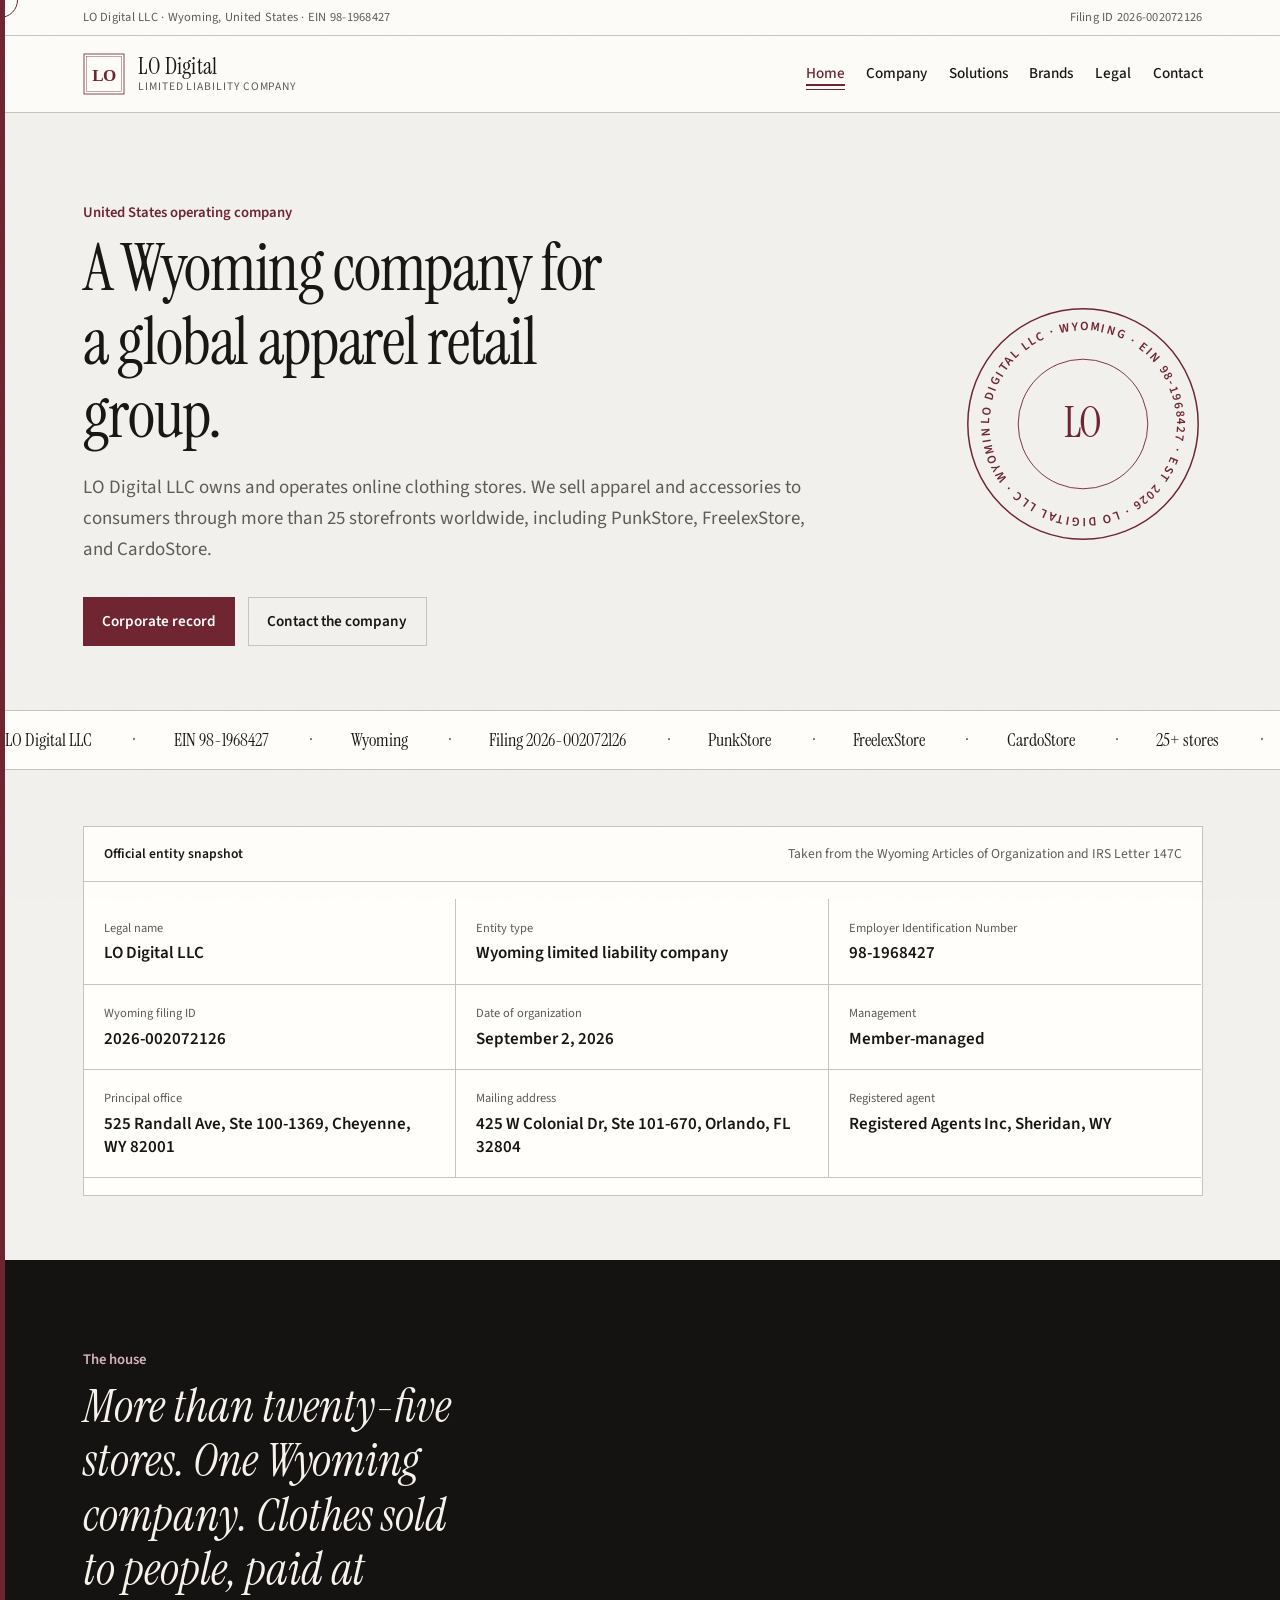
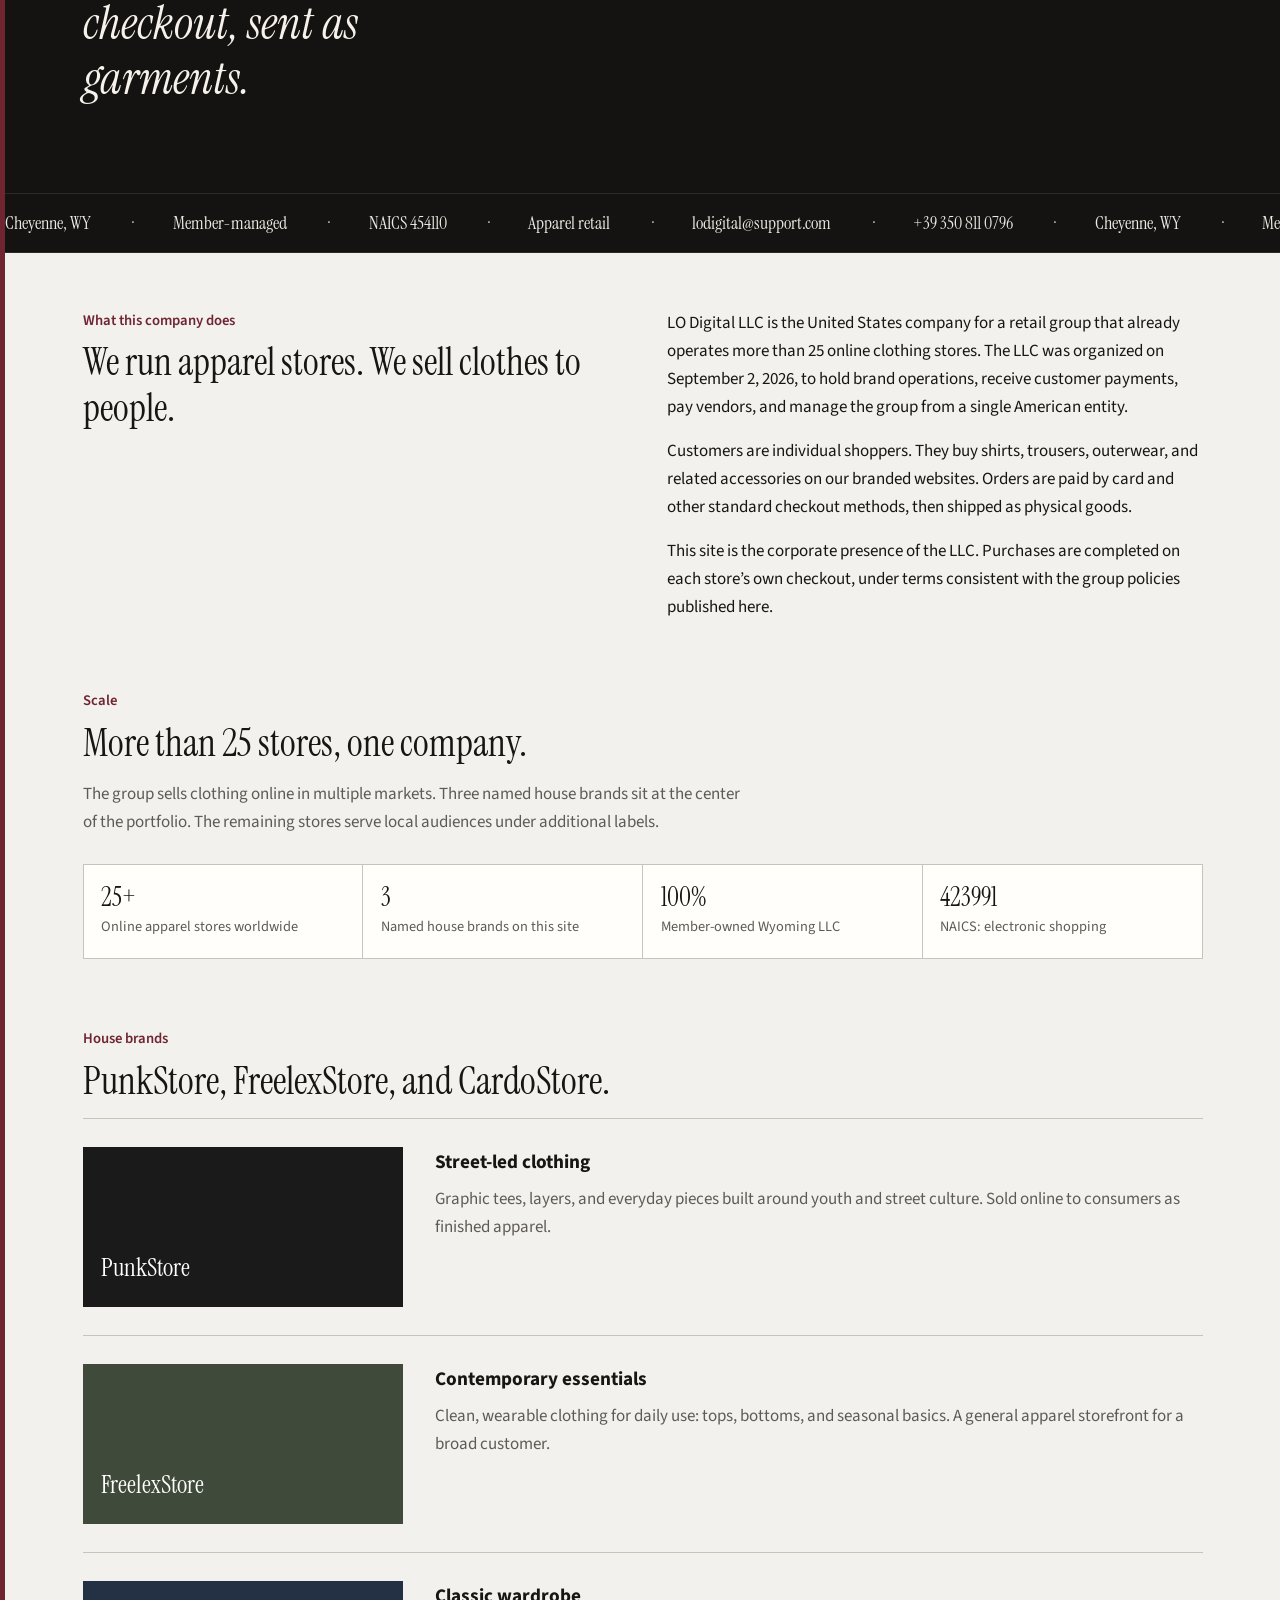
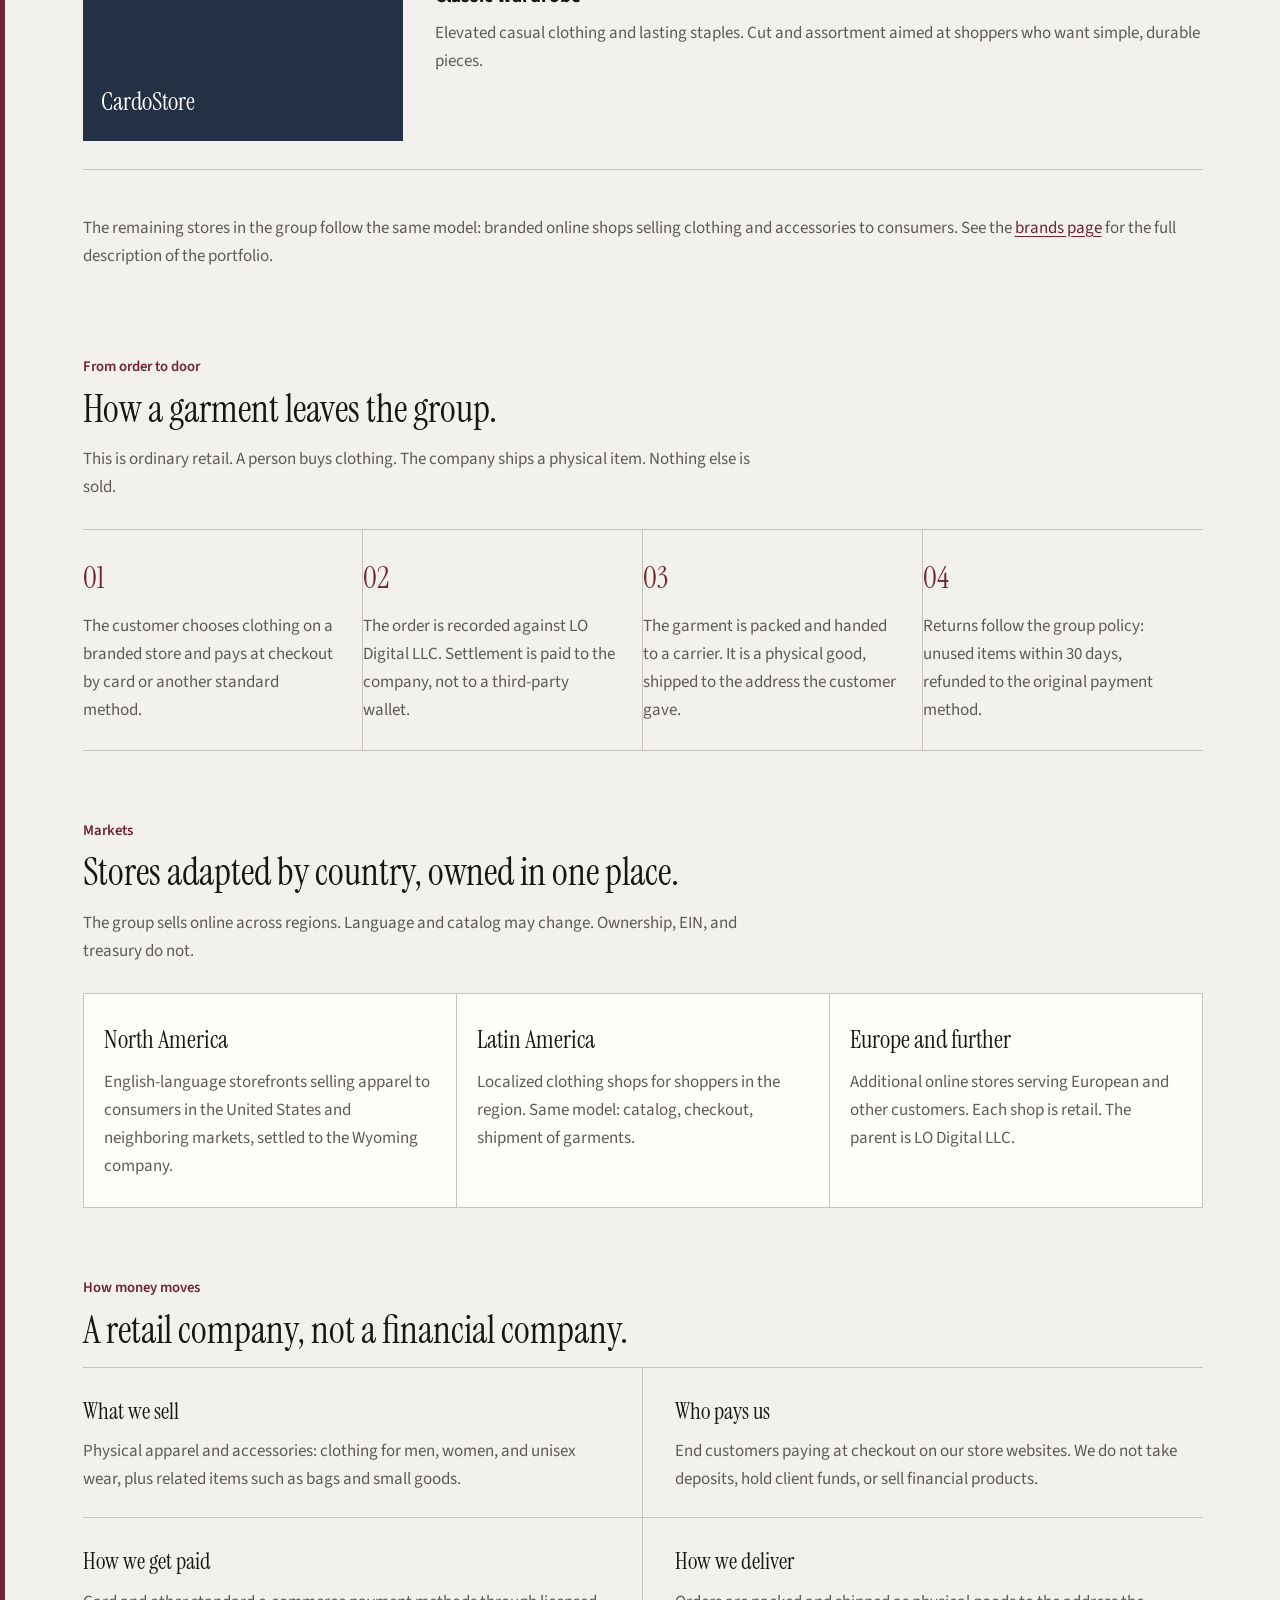
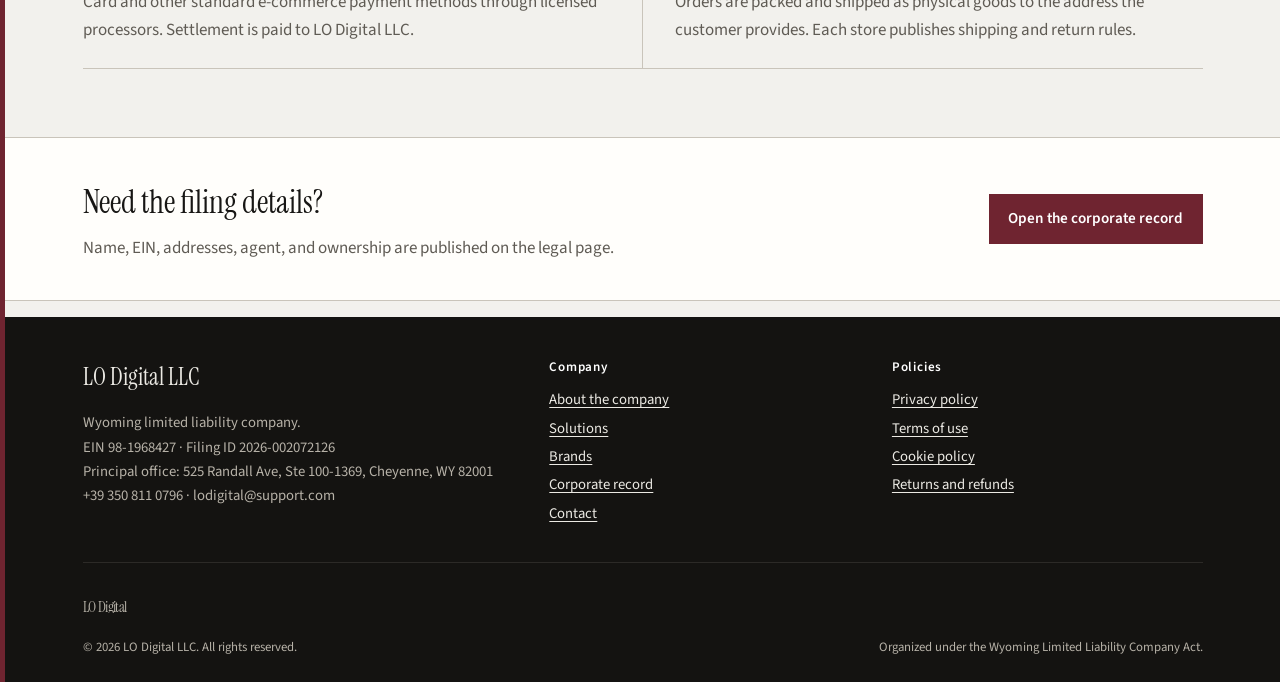
<file: index.html>
<!DOCTYPE html>
<html lang="en">
<head>
  <meta charset="utf-8">
  <meta name="viewport" content="width=device-width, initial-scale=1">
  <title>LO Digital LLC | United States apparel retail group</title>
  <meta name="description" content="LO Digital LLC is a Wyoming limited liability company that operates a portfolio of apparel e-commerce brands, with more than 25 stores worldwide. Official corporate site.">
  <link rel="icon" href="assets/favicon.svg" type="image/svg+xml">
  <link rel="canonical" href="https://www.lodigitalsolutions-official.com/">
  <link rel="stylesheet" href="css/styles.css">
  <script>
    document.documentElement.classList.add("js");
    try { if (!sessionStorage.getItem("lo-intro")) document.documentElement.classList.add("await-intro"); } catch (e) {}
  </script>
  <meta property="og:title" content="LO Digital LLC">
  <meta property="og:description" content="Wyoming limited liability company operating apparel retail stores worldwide.">
  <meta property="og:type" content="website">
  <script type="application/ld+json">
  {
    "@context": "https://schema.org",
    "@type": "Organization",
    "name": "LO Digital LLC",
    "legalName": "LO Digital LLC",
    "url": "https://www.lodigitalsolutions-official.com/",
    "email": "lodigital@support.com",
    "telephone": "+39-350-811-0796",
    "taxID": "98-1968427",
    "foundingDate": "2026-09-02",
    "address": {
      "@type": "PostalAddress",
      "streetAddress": "525 Randall Ave, Ste 100-1369",
      "addressLocality": "Cheyenne",
      "addressRegion": "WY",
      "postalCode": "82001",
      "addressCountry": "US"
    },
    "areaServed": "Worldwide",
    "naics": "454110",
    "description": "United States company that owns and operates online apparel retail brands, selling clothing and accessories to consumers through more than 25 stores worldwide."
  }
  </script>
</head>
<body>
  <div class="curtain" aria-hidden="true"><p>LO Digital</p><span>Limited Liability Company</span></div>
  <a class="skip" href="#main">Skip to content</a>
  <header class="mast">
    <div class="mast-legal">
      <div class="wrap">
        <span>LO Digital LLC · Wyoming, United States · EIN 98-1968427</span>
        <span>Filing ID 2026-002072126</span>
      </div>
    </div>
    <div class="wrap mast-row">
      <a class="brand" href="index.html">
        <img src="assets/mark.svg" alt="">
        <span class="brand-name">
          <strong>LO Digital</strong>
          <span>LIMITED LIABILITY COMPANY</span>
        </span>
      </a>
      <input class="nav-toggle" type="checkbox" id="nav-toggle">
      <label class="nav-burger" for="nav-toggle">Menu</label>
      <nav class="nav" aria-label="Primary">
        <a href="index.html" aria-current="page">Home</a>
        <a href="company.html">Company</a>
        <a href="solutions.html">Solutions</a>
        <a href="brands.html">Brands</a>
        <a href="legal.html">Legal</a>
        <a href="contact.html">Contact</a>
      </nav>
    </div>
  </header>

  <main id="main">
    <section class="hero">
      <div class="wrap hero-grid">
        <div class="hero-copy reveal">
          <p class="kicker">United States operating company</p>
          <h1>A Wyoming company for a global apparel retail group.</h1>
          <p class="lede">LO Digital LLC owns and operates online clothing stores. We sell apparel and accessories to consumers through more than 25 storefronts worldwide, including PunkStore, FreelexStore, and CardoStore.</p>
          <div class="hero-actions">
            <a class="btn" href="legal.html">Corporate record</a>
            <a class="btn ghost" href="contact.html">Contact the company</a>
          </div>
        </div>
        <aside class="stamp reveal" aria-hidden="true">
          <svg viewBox="0 0 200 200">
            <defs>
              <path id="stamp-path" d="M100,100 m-78,0 a78,78 0 1,1 156,0 a78,78 0 1,1 -156,0"></path>
            </defs>
            <circle class="stamp-ring" cx="100" cy="100" r="96"></circle>
            <circle class="stamp-ring inner" cx="100" cy="100" r="54"></circle>
            <text class="stamp-text">
              <textPath href="#stamp-path" startOffset="0">LO DIGITAL LLC · WYOMING · EIN 98-1968427 · EST 2026 · LO DIGITAL LLC · WYOMING · EIN 98-1968427 · EST 2026 ·</textPath>
            </text>
          </svg>
          <span class="stamp-core">LO</span>
        </aside>
      </div>
    </section>

    <div class="marquee" aria-hidden="true">
      <div class="marquee-track">
        <span>LO Digital LLC</span><span>EIN 98-1968427</span><span>Wyoming</span><span>Filing 2026-002072126</span><span>PunkStore</span><span>FreelexStore</span><span>CardoStore</span><span>25+ stores</span>
        <span>LO Digital LLC</span><span>EIN 98-1968427</span><span>Wyoming</span><span>Filing 2026-002072126</span><span>PunkStore</span><span>FreelexStore</span><span>CardoStore</span><span>25+ stores</span>
      </div>
    </div>

    <div class="wrap">
      <section class="ledger reveal" aria-label="Company facts">
        <div class="ledger-head">
          <b>Official entity snapshot</b>
          <span>Taken from the Wyoming Articles of Organization and IRS Letter 147C</span>
        </div>
        <dl class="ledger-grid">
          <div><dt>Legal name</dt><dd>LO Digital LLC</dd></div>
          <div><dt>Entity type</dt><dd>Wyoming limited liability company</dd></div>
          <div><dt>Employer Identification Number</dt><dd>98-1968427</dd></div>
          <div><dt>Wyoming filing ID</dt><dd>2026-002072126</dd></div>
          <div><dt>Date of organization</dt><dd>September 2, 2026</dd></div>
          <div><dt>Management</dt><dd>Member-managed</dd></div>
          <div><dt>Principal office</dt><dd>525 Randall Ave, Ste 100-1369, Cheyenne, WY 82001</dd></div>
          <div><dt>Mailing address</dt><dd>425 W Colonial Dr, Ste 101-670, Orlando, FL 32804</dd></div>
          <div><dt>Registered agent</dt><dd>Registered Agents Inc, Sheridan, WY</dd></div>
        </dl>
      </section>
    </div>

    <section class="statement">
      <div class="statement-inner wrap">
        <p class="kicker">The house</p>
        <blockquote>More than twenty-five stores. One Wyoming company. Clothes sold to people, paid at checkout, sent as garments.</blockquote>
      </div>
    </section>

    <div class="marquee marquee-rev" aria-hidden="true">
      <div class="marquee-track">
        <span>Cheyenne, WY</span><span>Member-managed</span><span>NAICS 454110</span><span>Apparel retail</span><span>lodigital@support.com</span><span>+39 350 811 0796</span>
        <span>Cheyenne, WY</span><span>Member-managed</span><span>NAICS 454110</span><span>Apparel retail</span><span>lodigital@support.com</span><span>+39 350 811 0796</span>
      </div>
    </div>

    <section class="section">
      <div class="wrap split reveal">
        <div>
          <p class="kicker">What this company does</p>
          <h2>We run apparel stores. We sell clothes to people.</h2>
        </div>
        <div class="prose">
          <p>LO Digital LLC is the United States company for a retail group that already operates more than 25 online clothing stores. The LLC was organized on September 2, 2026, to hold brand operations, receive customer payments, pay vendors, and manage the group from a single American entity.</p>
          <p>Customers are individual shoppers. They buy shirts, trousers, outerwear, and related accessories on our branded websites. Orders are paid by card and other standard checkout methods, then shipped as physical goods.</p>
          <p>This site is the corporate presence of the LLC. Purchases are completed on each store’s own checkout, under terms consistent with the group policies published here.</p>
        </div>
      </div>
    </section>

    <section class="section">
      <div class="wrap">
        <p class="kicker">Scale</p>
        <h2>More than 25 stores, one company.</h2>
        <p class="intro">The group sells clothing online in multiple markets. Three named house brands sit at the center of the portfolio. The remaining stores serve local audiences under additional labels.</p>
        <div class="presence reveal">
          <div><strong data-count="25" data-suffix="+">0</strong><span>Online apparel stores worldwide</span></div>
          <div><strong data-count="3">0</strong><span>Named house brands on this site</span></div>
          <div><strong data-count="100" data-suffix="%">0%</strong><span>Member-owned Wyoming LLC</span></div>
          <div><strong data-count="454110">0</strong><span>NAICS: electronic shopping</span></div>
        </div>
      </div>
    </section>

    <section class="section">
      <div class="wrap">
        <p class="kicker">House brands</p>
        <h2>PunkStore, FreelexStore, and CardoStore.</h2>
        <article class="brand-row reveal">
          <div class="brand-plate punk">PunkStore</div>
          <div class="brand-copy">
            <h3>Street-led clothing</h3>
            <p>Graphic tees, layers, and everyday pieces built around youth and street culture. Sold online to consumers as finished apparel.</p>
          </div>
        </article>
        <article class="brand-row reveal">
          <div class="brand-plate freelex">FreelexStore</div>
          <div class="brand-copy">
            <h3>Contemporary essentials</h3>
            <p>Clean, wearable clothing for daily use: tops, bottoms, and seasonal basics. A general apparel storefront for a broad customer.</p>
          </div>
        </article>
        <article class="brand-row reveal">
          <div class="brand-plate cardo">CardoStore</div>
          <div class="brand-copy">
            <h3>Classic wardrobe</h3>
            <p>Elevated casual clothing and lasting staples. Cut and assortment aimed at shoppers who want simple, durable pieces.</p>
          </div>
        </article>
        <p class="more-stores">The remaining stores in the group follow the same model: branded online shops selling clothing and accessories to consumers. See the <a href="brands.html">brands page</a> for the full description of the portfolio.</p>
      </div>
    </section>

    <section class="section">
      <div class="wrap">
        <p class="kicker">From order to door</p>
        <h2>How a garment leaves the group.</h2>
        <p class="intro">This is ordinary retail. A person buys clothing. The company ships a physical item. Nothing else is sold.</p>
        <ol class="steps reveal">
          <li>
            <b>01</b>
            <p>The customer chooses clothing on a branded store and pays at checkout by card or another standard method.</p>
          </li>
          <li>
            <b>02</b>
            <p>The order is recorded against LO Digital LLC. Settlement is paid to the company, not to a third-party wallet.</p>
          </li>
          <li>
            <b>03</b>
            <p>The garment is packed and handed to a carrier. It is a physical good, shipped to the address the customer gave.</p>
          </li>
          <li>
            <b>04</b>
            <p>Returns follow the group policy: unused items within 30 days, refunded to the original payment method.</p>
          </li>
        </ol>
      </div>
    </section>

    <section class="section">
      <div class="wrap">
        <p class="kicker">Markets</p>
        <h2>Stores adapted by country, owned in one place.</h2>
        <p class="intro">The group sells online across regions. Language and catalog may change. Ownership, EIN, and treasury do not.</p>
        <div class="atlas reveal">
          <article>
            <h3>North America</h3>
            <p>English-language storefronts selling apparel to consumers in the United States and neighboring markets, settled to the Wyoming company.</p>
          </article>
          <article>
            <h3>Latin America</h3>
            <p>Localized clothing shops for shoppers in the region. Same model: catalog, checkout, shipment of garments.</p>
          </article>
          <article>
            <h3>Europe and further</h3>
            <p>Additional online stores serving European and other customers. Each shop is retail. The parent is LO Digital LLC.</p>
          </article>
        </div>
      </div>
    </section>

    <section class="section">
      <div class="wrap">
        <p class="kicker">How money moves</p>
        <h2>A retail company, not a financial company.</h2>
        <div class="solutions">
          <article>
            <h3>What we sell</h3>
            <p>Physical apparel and accessories: clothing for men, women, and unisex wear, plus related items such as bags and small goods.</p>
          </article>
          <article>
            <h3>Who pays us</h3>
            <p>End customers paying at checkout on our store websites. We do not take deposits, hold client funds, or sell financial products.</p>
          </article>
          <article>
            <h3>How we get paid</h3>
            <p>Card and other standard e-commerce payment methods through licensed processors. Settlement is paid to LO Digital LLC.</p>
          </article>
          <article>
            <h3>How we deliver</h3>
            <p>Orders are packed and shipped as physical goods to the address the customer provides. Each store publishes shipping and return rules.</p>
          </article>
        </div>
      </div>
    </section>

    <section class="cta-band">
      <div class="wrap">
        <div>
          <h2>Need the filing details?</h2>
          <p>Name, EIN, addresses, agent, and ownership are published on the legal page.</p>
        </div>
        <a class="btn" href="legal.html">Open the corporate record</a>
      </div>
    </section>
  </main>

  <footer class="foot">
    <div class="wrap">
      <div class="foot-grid">
        <div>
          <h2>LO Digital LLC</h2>
          <p>Wyoming limited liability company.<br>EIN 98-1968427 · Filing ID 2026-002072126<br>Principal office: 525 Randall Ave, Ste 100-1369, Cheyenne, WY 82001<br>+39 350 811 0796 · lodigital@support.com</p>
        </div>
        <div>
          <h3>Company</h3>
          <ul>
            <li><a href="company.html">About the company</a></li>
            <li><a href="solutions.html">Solutions</a></li>
            <li><a href="brands.html">Brands</a></li>
            <li><a href="legal.html">Corporate record</a></li>
            <li><a href="contact.html">Contact</a></li>
          </ul>
        </div>
        <div>
          <h3>Policies</h3>
          <ul>
            <li><a href="privacy.html">Privacy policy</a></li>
            <li><a href="terms.html">Terms of use</a></li>
            <li><a href="cookies.html">Cookie policy</a></li>
            <li><a href="returns.html">Returns and refunds</a></li>
          </ul>
        </div>
      </div>
      <p class="foot-mark" aria-hidden="true">LO Digital</p>
      <div class="foot-legal">
        <span>© 2026 LO Digital LLC. All rights reserved.</span>
        <span>Organized under the Wyoming Limited Liability Company Act.</span>
      </div>
    </div>
  </footer>
  <script src="js/main.js"></script>
</body>
</html>
</file>
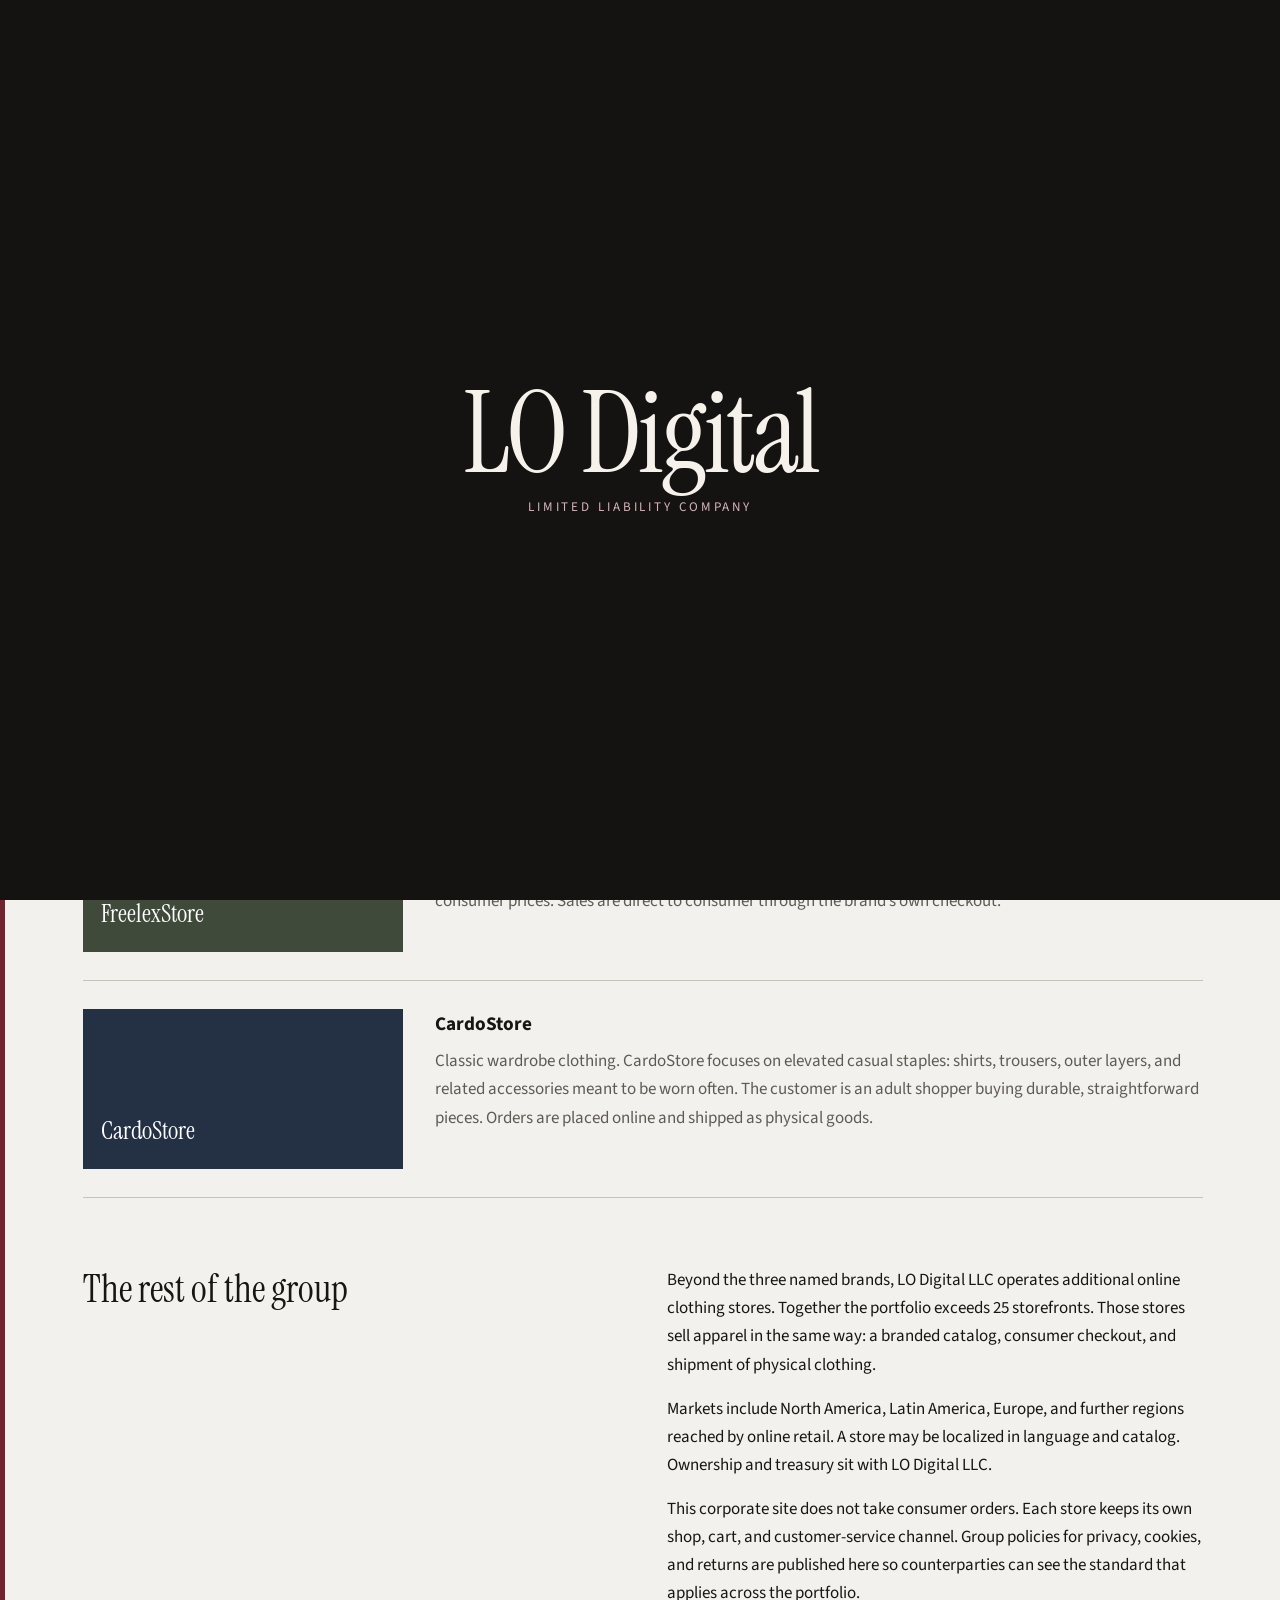
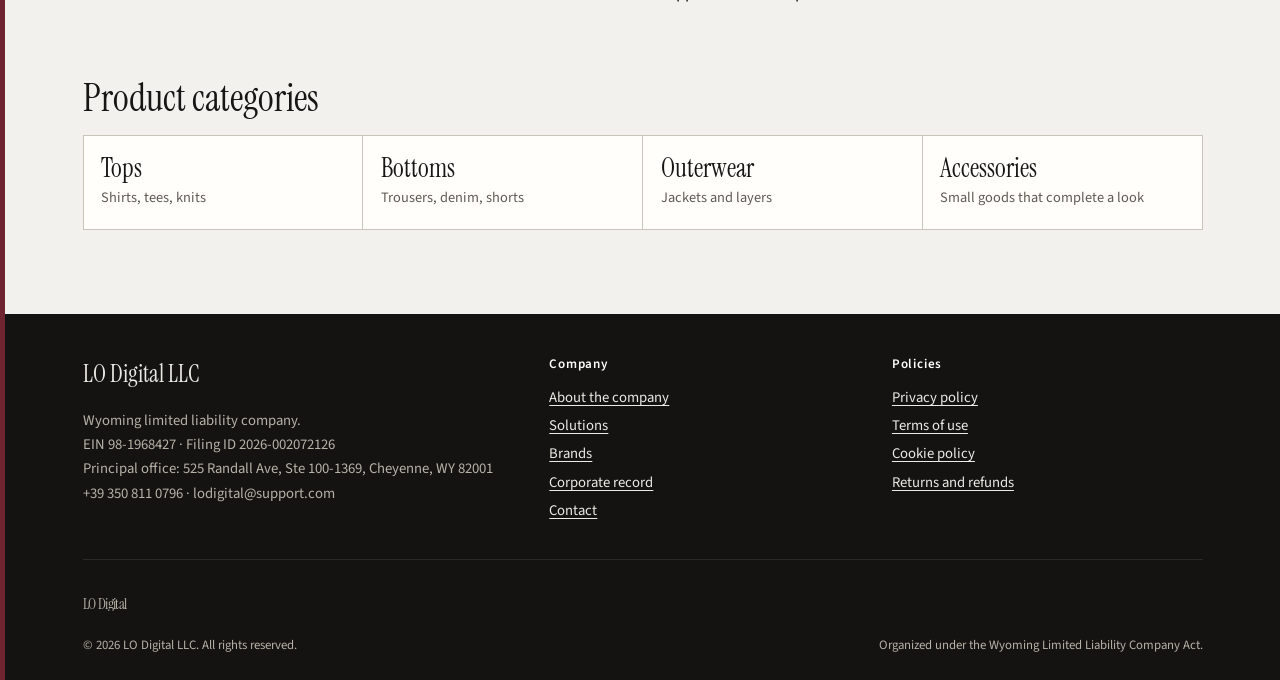
<file: brands.html>
<!DOCTYPE html>
<html lang="en">
<head>
  <meta charset="utf-8">
  <meta name="viewport" content="width=device-width, initial-scale=1">
  <title>Brands | LO Digital LLC</title>
  <meta name="description" content="LO Digital LLC operates more than 25 apparel stores worldwide. Named house brands: PunkStore, FreelexStore, and CardoStore.">
  <link rel="icon" href="assets/favicon.svg" type="image/svg+xml">
  <link rel="stylesheet" href="css/styles.css">
  <script>
    document.documentElement.classList.add("js");
    try { if (!sessionStorage.getItem("lo-intro")) document.documentElement.classList.add("await-intro"); } catch (e) {}
  </script>
</head>
<body>
  <div class="curtain" aria-hidden="true"><p>LO Digital</p><span>Limited Liability Company</span></div>
  <a class="skip" href="#main">Skip to content</a>
  <header class="mast">
    <div class="mast-legal">
      <div class="wrap">
        <span>LO Digital LLC · Wyoming, United States · EIN 98-1968427</span>
        <span>Filing ID 2026-002072126</span>
      </div>
    </div>
    <div class="wrap mast-row">
      <a class="brand" href="index.html">
        <img src="assets/mark.svg" alt="">
        <span class="brand-name">
          <strong>LO Digital</strong>
          <span>LIMITED LIABILITY COMPANY</span>
        </span>
      </a>
      <input class="nav-toggle" type="checkbox" id="nav-toggle">
      <label class="nav-burger" for="nav-toggle">Menu</label>
      <nav class="nav" aria-label="Primary">
        <a href="index.html">Home</a>
        <a href="company.html">Company</a>
        <a href="solutions.html">Solutions</a>
        <a href="brands.html" aria-current="page">Brands</a>
        <a href="legal.html">Legal</a>
        <a href="contact.html">Contact</a>
      </nav>
    </div>
  </header>

  <main id="main">
    <section class="page-hero">
      <div class="wrap reveal">
        <p class="kicker">Brands</p>
        <h1>More than 25 clothing stores, under one LLC.</h1>
        <p>The group sells apparel online. Three house brands are named here because they are the stores we can identify in full. The other storefronts follow the same retail model in their own markets.</p>
      </div>
    </section>

    <div class="marquee" aria-hidden="true">
      <div class="marquee-track">
        <span>PunkStore</span><span>FreelexStore</span><span>CardoStore</span><span>25+ stores worldwide</span><span>Apparel</span><span>Direct to consumer</span>
        <span>PunkStore</span><span>FreelexStore</span><span>CardoStore</span><span>25+ stores worldwide</span><span>Apparel</span><span>Direct to consumer</span>
      </div>
    </div>

    <section class="section">
      <div class="wrap">
        <article class="brand-row reveal">
          <div class="brand-plate punk">PunkStore</div>
          <div class="brand-copy">
            <h3>PunkStore</h3>
            <p>A general apparel store with a street-led mix. The catalog is built around graphic shirts, layers, trousers, and accessories that read as youth and urban clothing. Customers are individual shoppers buying finished garments for personal use. PunkStore is an owned online store of LO Digital LLC, not a franchise and not a marketplace for other sellers.</p>
          </div>
        </article>
        <article class="brand-row reveal">
          <div class="brand-plate freelex">FreelexStore</div>
          <div class="brand-copy">
            <h3>FreelexStore</h3>
            <p>Contemporary everyday clothing. FreelexStore sells wearable basics and seasonal pieces: tops, bottoms, knit, and light outerwear. The customer is a general apparel shopper looking for simple, current clothes at consumer prices. Sales are direct to consumer through the brand’s own checkout.</p>
          </div>
        </article>
        <article class="brand-row reveal">
          <div class="brand-plate cardo">CardoStore</div>
          <div class="brand-copy">
            <h3>CardoStore</h3>
            <p>Classic wardrobe clothing. CardoStore focuses on elevated casual staples: shirts, trousers, outer layers, and related accessories meant to be worn often. The customer is an adult shopper buying durable, straightforward pieces. Orders are placed online and shipped as physical goods.</p>
          </div>
        </article>
      </div>
    </section>

    <section class="section">
      <div class="wrap split">
        <div>
          <h2>The rest of the group</h2>
        </div>
        <div class="prose">
          <p>Beyond the three named brands, LO Digital LLC operates additional online clothing stores. Together the portfolio exceeds 25 storefronts. Those stores sell apparel in the same way: a branded catalog, consumer checkout, and shipment of physical clothing.</p>
          <p>Markets include North America, Latin America, Europe, and further regions reached by online retail. A store may be localized in language and catalog. Ownership and treasury sit with LO Digital LLC.</p>
          <p>This corporate site does not take consumer orders. Each store keeps its own shop, cart, and customer-service channel. Group policies for privacy, cookies, and returns are published here so counterparties can see the standard that applies across the portfolio.</p>
        </div>
      </div>
    </section>

    <section class="section">
      <div class="wrap">
        <h2>Product categories</h2>
        <div class="presence">
          <div><strong>Tops</strong><span>Shirts, tees, knits</span></div>
          <div><strong>Bottoms</strong><span>Trousers, denim, shorts</span></div>
          <div><strong>Outerwear</strong><span>Jackets and layers</span></div>
          <div><strong>Accessories</strong><span>Small goods that complete a look</span></div>
        </div>
      </div>
    </section>
  </main>

  <footer class="foot">
    <div class="wrap">
      <div class="foot-grid">
        <div>
          <h2>LO Digital LLC</h2>
          <p>Wyoming limited liability company.<br>EIN 98-1968427 · Filing ID 2026-002072126<br>Principal office: 525 Randall Ave, Ste 100-1369, Cheyenne, WY 82001<br>+39 350 811 0796 · lodigital@support.com</p>
        </div>
        <div>
          <h3>Company</h3>
          <ul>
            <li><a href="company.html">About the company</a></li>
            <li><a href="solutions.html">Solutions</a></li>
            <li><a href="brands.html">Brands</a></li>
            <li><a href="legal.html">Corporate record</a></li>
            <li><a href="contact.html">Contact</a></li>
          </ul>
        </div>
        <div>
          <h3>Policies</h3>
          <ul>
            <li><a href="privacy.html">Privacy policy</a></li>
            <li><a href="terms.html">Terms of use</a></li>
            <li><a href="cookies.html">Cookie policy</a></li>
            <li><a href="returns.html">Returns and refunds</a></li>
          </ul>
        </div>
      </div>
      <p class="foot-mark" aria-hidden="true">LO Digital</p>
      <div class="foot-legal">
        <span>© 2026 LO Digital LLC. All rights reserved.</span>
        <span>Organized under the Wyoming Limited Liability Company Act.</span>
      </div>
    </div>
  </footer>
  <script src="js/main.js"></script>
</body>
</html>
</file>
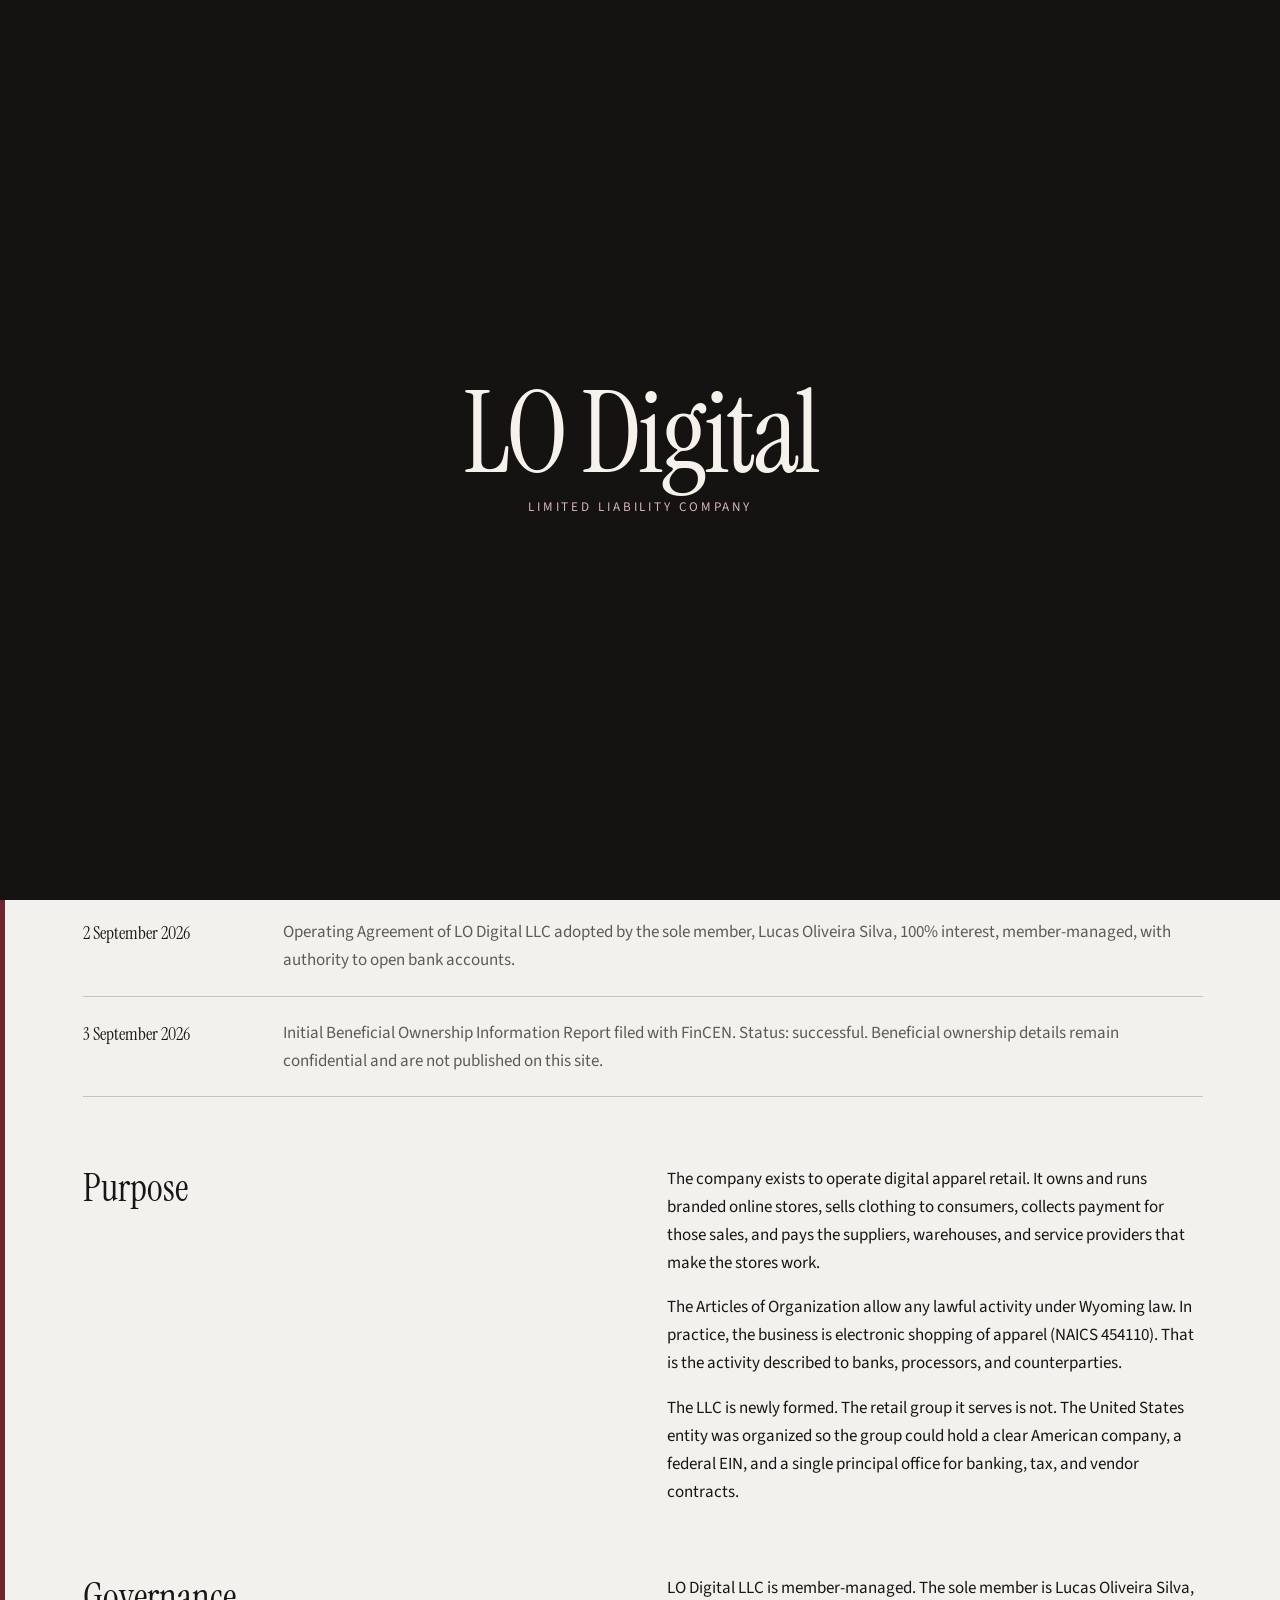
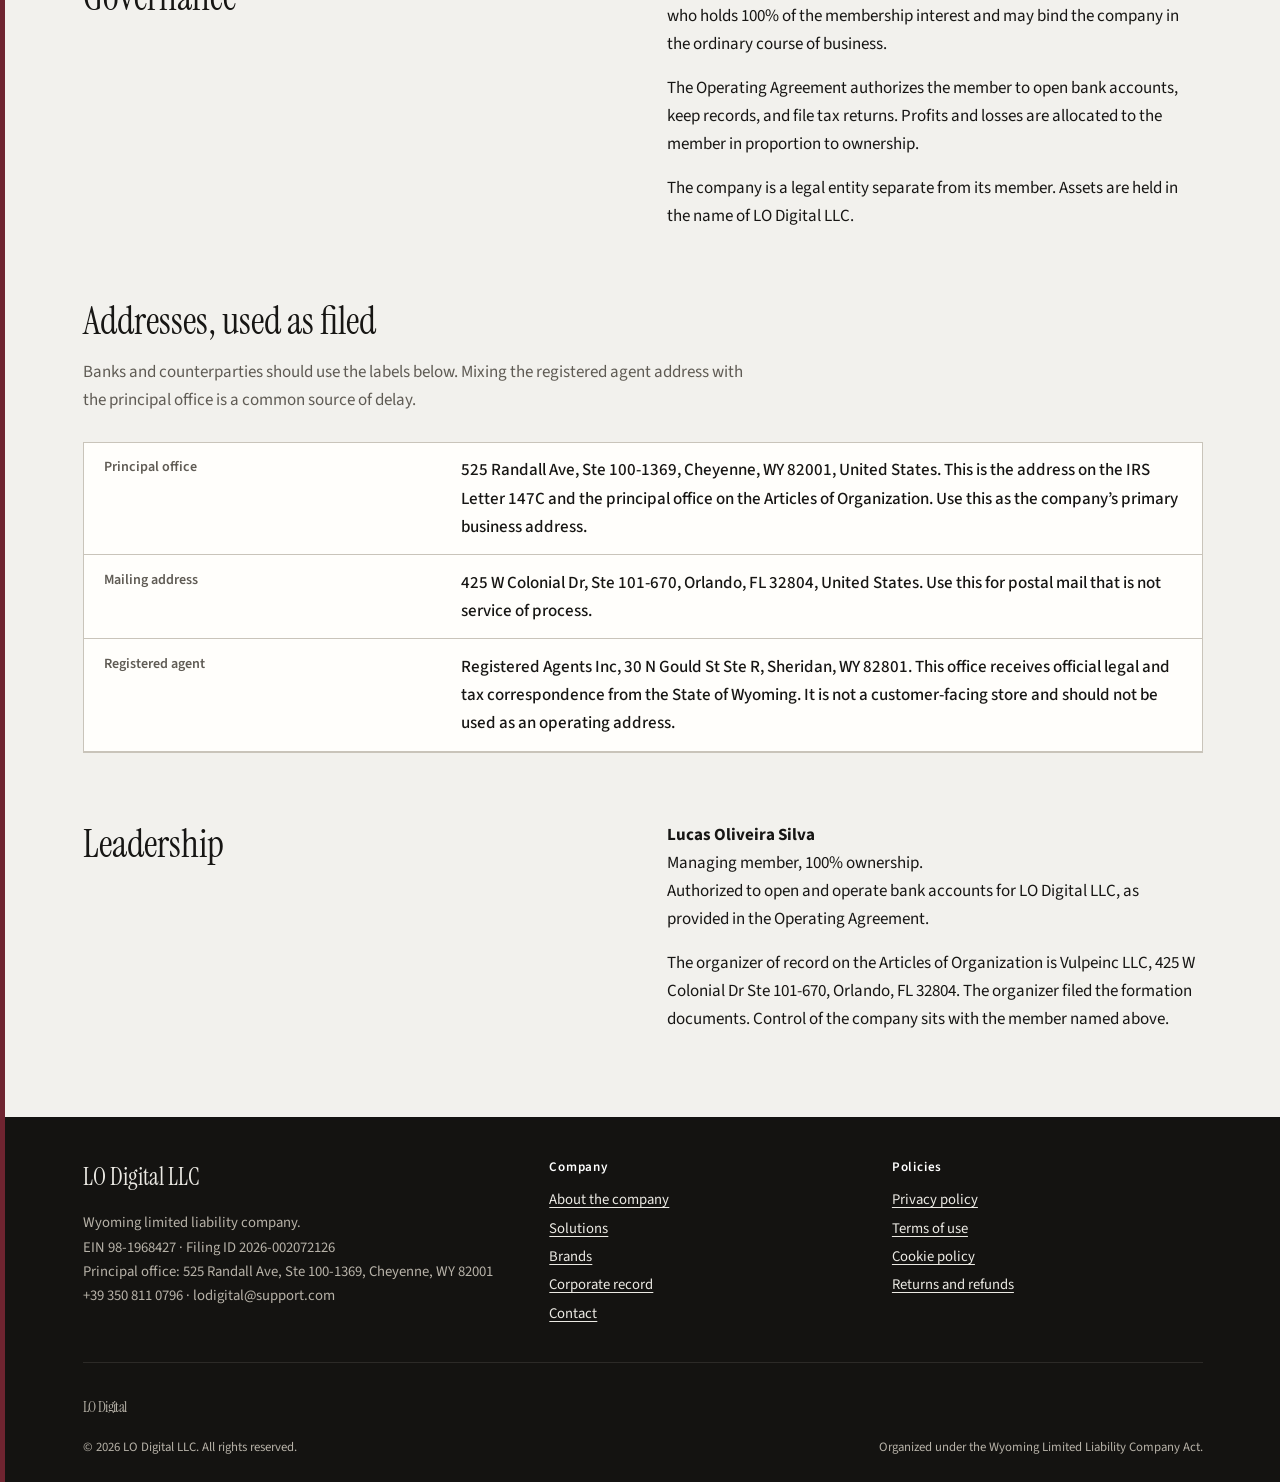
<file: company.html>
<!DOCTYPE html>
<html lang="en">
<head>
  <meta charset="utf-8">
  <meta name="viewport" content="width=device-width, initial-scale=1">
  <title>Company | LO Digital LLC</title>
  <meta name="description" content="About LO Digital LLC: Wyoming formation, member-managed structure, principal office in Cheyenne, and the purpose of the United States operating company.">
  <link rel="icon" href="assets/favicon.svg" type="image/svg+xml">
  <link rel="stylesheet" href="css/styles.css">
  <script>
    document.documentElement.classList.add("js");
    try { if (!sessionStorage.getItem("lo-intro")) document.documentElement.classList.add("await-intro"); } catch (e) {}
  </script>
</head>
<body>
  <div class="curtain" aria-hidden="true"><p>LO Digital</p><span>Limited Liability Company</span></div>
  <a class="skip" href="#main">Skip to content</a>
  <header class="mast">
    <div class="mast-legal">
      <div class="wrap">
        <span>LO Digital LLC · Wyoming, United States · EIN 98-1968427</span>
        <span>Filing ID 2026-002072126</span>
      </div>
    </div>
    <div class="wrap mast-row">
      <a class="brand" href="index.html">
        <img src="assets/mark.svg" alt="">
        <span class="brand-name">
          <strong>LO Digital</strong>
          <span>LIMITED LIABILITY COMPANY</span>
        </span>
      </a>
      <input class="nav-toggle" type="checkbox" id="nav-toggle">
      <label class="nav-burger" for="nav-toggle">Menu</label>
      <nav class="nav" aria-label="Primary">
        <a href="index.html">Home</a>
        <a href="company.html" aria-current="page">Company</a>
        <a href="solutions.html">Solutions</a>
        <a href="brands.html">Brands</a>
        <a href="legal.html">Legal</a>
        <a href="contact.html">Contact</a>
      </nav>
    </div>
  </header>

  <main id="main">
    <section class="page-hero">
      <div class="wrap reveal">
        <p class="kicker">Company</p>
        <h1>The American company behind the stores.</h1>
        <p>LO Digital LLC is a member-managed Wyoming limited liability company organized on September 2, 2026. It is the United States operating company for an apparel retail group with more than 25 online stores.</p>
      </div>
    </section>

    <div class="marquee" aria-hidden="true">
      <div class="marquee-track">
        <span>LO Digital LLC</span><span>Organized 2 September 2026</span><span>Wyoming Secretary of State</span><span>EIN 98-1968427</span><span>Lucas Oliveira Silva, sole member</span>
        <span>LO Digital LLC</span><span>Organized 2 September 2026</span><span>Wyoming Secretary of State</span><span>EIN 98-1968427</span><span>Lucas Oliveira Silva, sole member</span>
      </div>
    </div>

    <section class="section">
      <div class="wrap">
        <p class="kicker">Formation</p>
        <h2>The record, in order.</h2>
        <p class="intro">Dates below are taken from the Wyoming filing, the IRS Letter 147C, and the FinCEN submission. The retail group is older than the LLC. The United States company is not.</p>
        <ol class="timeline reveal">
          <li>
            <time datetime="2026-09-02">2 September 2026</time>
            <p>Articles of Organization filed with the Wyoming Secretary of State. Filing ID 2026-002072126. Certificate of Organization issued the same afternoon.</p>
          </li>
          <li>
            <time datetime="2026-09-02">2 September 2026</time>
            <p>IRS Letter 147C confirms Employer Identification Number 98-1968427, in the name LO DIGITAL LLC, LUCAS OLIVEIRA SOLE MBR.</p>
          </li>
          <li>
            <time datetime="2026-09-02">2 September 2026</time>
            <p>Operating Agreement of LO Digital LLC adopted by the sole member, Lucas Oliveira Silva, 100% interest, member-managed, with authority to open bank accounts.</p>
          </li>
          <li>
            <time datetime="2026-09-03">3 September 2026</time>
            <p>Initial Beneficial Ownership Information Report filed with FinCEN. Status: successful. Beneficial ownership details remain confidential and are not published on this site.</p>
          </li>
        </ol>
      </div>
    </section>

    <section class="section">
      <div class="wrap split">
        <div>
          <h2>Purpose</h2>
        </div>
        <div class="prose">
          <p>The company exists to operate digital apparel retail. It owns and runs branded online stores, sells clothing to consumers, collects payment for those sales, and pays the suppliers, warehouses, and service providers that make the stores work.</p>
          <p>The Articles of Organization allow any lawful activity under Wyoming law. In practice, the business is electronic shopping of apparel (NAICS 454110). That is the activity described to banks, processors, and counterparties.</p>
          <p>The LLC is newly formed. The retail group it serves is not. The United States entity was organized so the group could hold a clear American company, a federal EIN, and a single principal office for banking, tax, and vendor contracts.</p>
        </div>
      </div>
    </section>

    <section class="section">
      <div class="wrap split">
        <div>
          <h2>Governance</h2>
        </div>
        <div class="prose">
          <p>LO Digital LLC is member-managed. The sole member is Lucas Oliveira Silva, who holds 100% of the membership interest and may bind the company in the ordinary course of business.</p>
          <p>The Operating Agreement authorizes the member to open bank accounts, keep records, and file tax returns. Profits and losses are allocated to the member in proportion to ownership.</p>
          <p>The company is a legal entity separate from its member. Assets are held in the name of LO Digital LLC.</p>
        </div>
      </div>
    </section>

    <section class="section">
      <div class="wrap">
        <h2>Addresses, used as filed</h2>
        <p class="intro">Banks and counterparties should use the labels below. Mixing the registered agent address with the principal office is a common source of delay.</p>
        <div class="extract">
          <table>
            <tr>
              <th>Principal office</th>
              <td>525 Randall Ave, Ste 100-1369, Cheyenne, WY 82001, United States. This is the address on the IRS Letter 147C and the principal office on the Articles of Organization. Use this as the company’s primary business address.</td>
            </tr>
            <tr>
              <th>Mailing address</th>
              <td>425 W Colonial Dr, Ste 101-670, Orlando, FL 32804, United States. Use this for postal mail that is not service of process.</td>
            </tr>
            <tr>
              <th>Registered agent</th>
              <td>Registered Agents Inc, 30 N Gould St Ste R, Sheridan, WY 82801. This office receives official legal and tax correspondence from the State of Wyoming. It is not a customer-facing store and should not be used as an operating address.</td>
            </tr>
          </table>
        </div>
      </div>
    </section>

    <section class="section">
      <div class="wrap split">
        <div>
          <h2>Leadership</h2>
        </div>
        <div class="prose">
          <p><strong>Lucas Oliveira Silva</strong><br>Managing member, 100% ownership.<br>Authorized to open and operate bank accounts for LO Digital LLC, as provided in the Operating Agreement.</p>
          <p>The organizer of record on the Articles of Organization is Vulpeinc LLC, 425 W Colonial Dr Ste 101-670, Orlando, FL 32804. The organizer filed the formation documents. Control of the company sits with the member named above.</p>
        </div>
      </div>
    </section>
  </main>

  <footer class="foot">
    <div class="wrap">
      <div class="foot-grid">
        <div>
          <h2>LO Digital LLC</h2>
          <p>Wyoming limited liability company.<br>EIN 98-1968427 · Filing ID 2026-002072126<br>Principal office: 525 Randall Ave, Ste 100-1369, Cheyenne, WY 82001<br>+39 350 811 0796 · lodigital@support.com</p>
        </div>
        <div>
          <h3>Company</h3>
          <ul>
            <li><a href="company.html">About the company</a></li>
            <li><a href="solutions.html">Solutions</a></li>
            <li><a href="brands.html">Brands</a></li>
            <li><a href="legal.html">Corporate record</a></li>
            <li><a href="contact.html">Contact</a></li>
          </ul>
        </div>
        <div>
          <h3>Policies</h3>
          <ul>
            <li><a href="privacy.html">Privacy policy</a></li>
            <li><a href="terms.html">Terms of use</a></li>
            <li><a href="cookies.html">Cookie policy</a></li>
            <li><a href="returns.html">Returns and refunds</a></li>
          </ul>
        </div>
      </div>
      <p class="foot-mark" aria-hidden="true">LO Digital</p>
      <div class="foot-legal">
        <span>© 2026 LO Digital LLC. All rights reserved.</span>
        <span>Organized under the Wyoming Limited Liability Company Act.</span>
      </div>
    </div>
  </footer>
  <script src="js/main.js"></script>
</body>
</html>
</file>
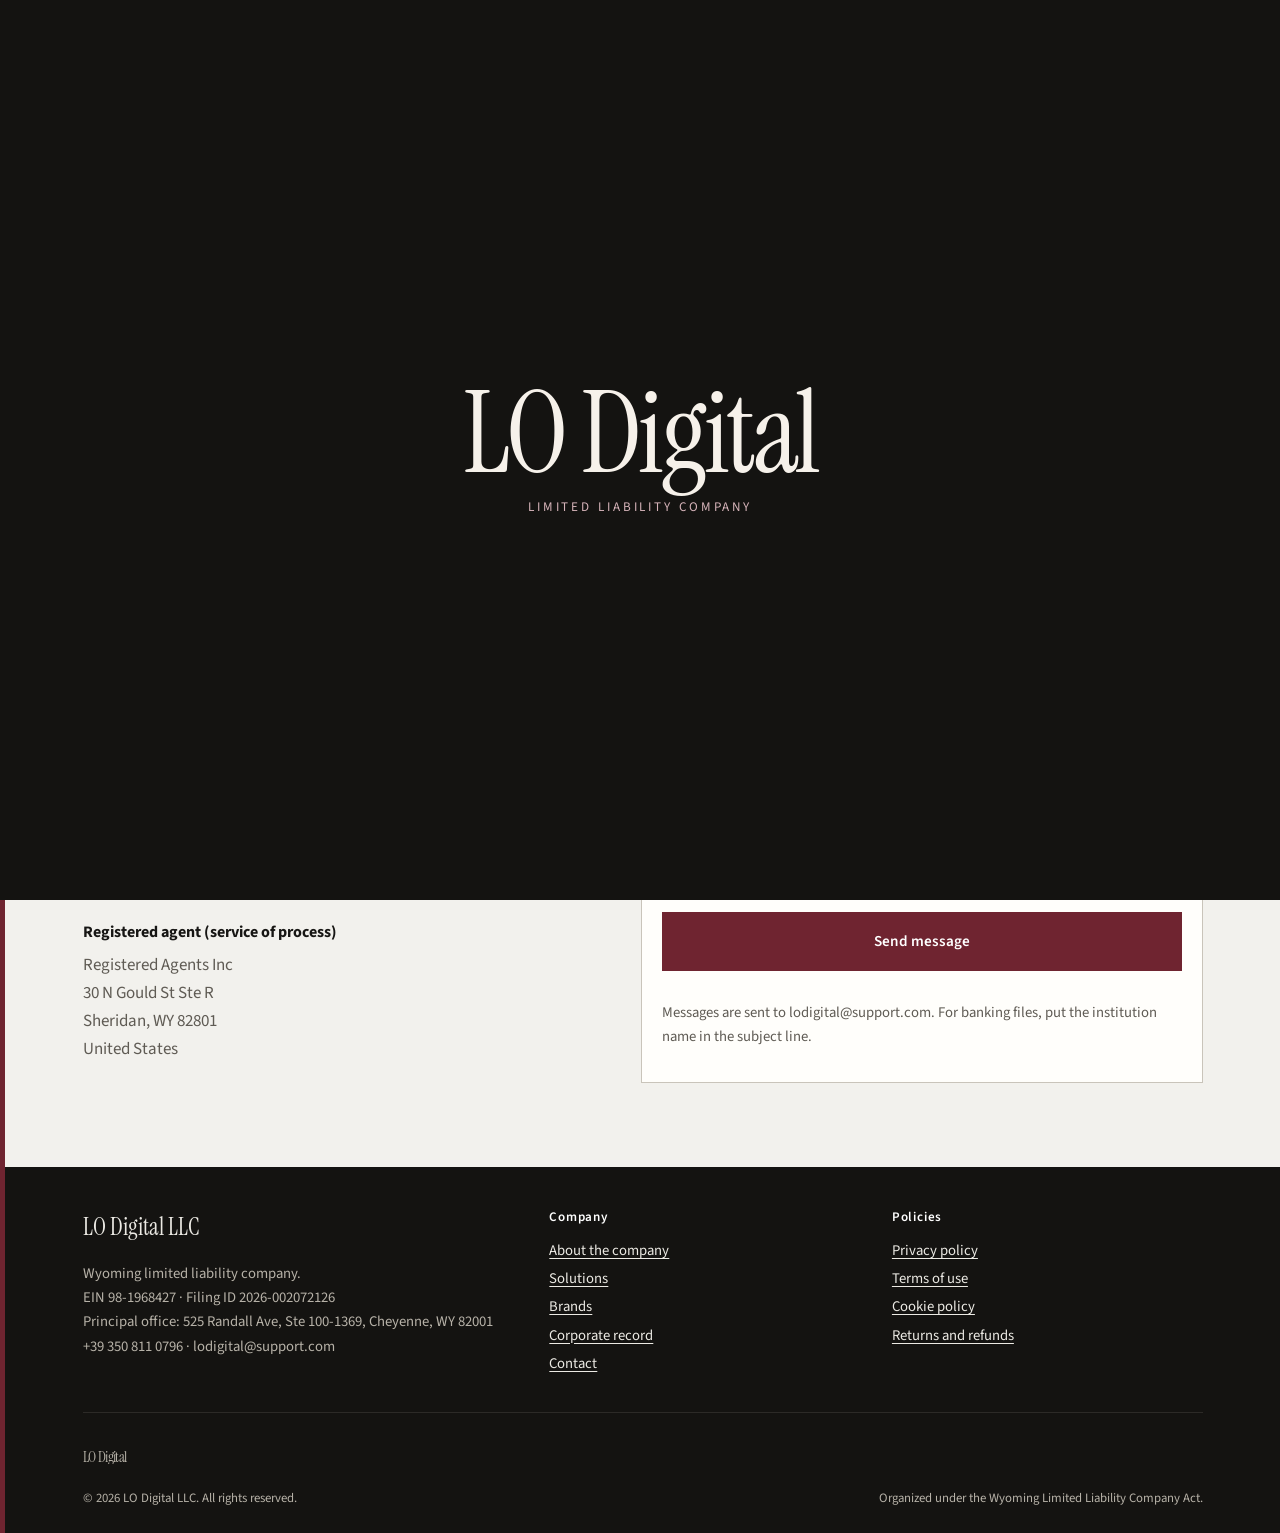
<file: contact.html>
<!DOCTYPE html>
<html lang="en">
<head>
  <meta charset="utf-8">
  <meta name="viewport" content="width=device-width, initial-scale=1">
  <title>Contact | LO Digital LLC</title>
  <meta name="description" content="Contact LO Digital LLC: principal office in Cheyenne, Wyoming, mailing address in Orlando, telephone, and business email.">
  <link rel="icon" href="assets/favicon.svg" type="image/svg+xml">
  <link rel="stylesheet" href="css/styles.css">
  <script>
    document.documentElement.classList.add("js");
    try { if (!sessionStorage.getItem("lo-intro")) document.documentElement.classList.add("await-intro"); } catch (e) {}
  </script>

</head>
<body>
  <div class="curtain" aria-hidden="true"><p>LO Digital</p><span>Limited Liability Company</span></div>
  <a class="skip" href="#main">Skip to content</a>
  <header class="mast">
    <div class="mast-legal">
      <div class="wrap">
        <span>LO Digital LLC · Wyoming, United States · EIN 98-1968427</span>
        <span>Filing ID 2026-002072126</span>
      </div>
    </div>
    <div class="wrap mast-row">
      <a class="brand" href="index.html">
        <img src="assets/mark.svg" alt="">
        <span class="brand-name">
          <strong>LO Digital</strong>
          <span>LIMITED LIABILITY COMPANY</span>
        </span>
      </a>
      <input class="nav-toggle" type="checkbox" id="nav-toggle">
      <label class="nav-burger" for="nav-toggle">Menu</label>
      <nav class="nav" aria-label="Primary">
        <a href="index.html">Home</a>
        <a href="company.html">Company</a>
        <a href="solutions.html">Solutions</a>
        <a href="brands.html">Brands</a>
        <a href="legal.html">Legal</a>
        <a href="contact.html" aria-current="page">Contact</a>
      </nav>
    </div>
  </header>

  <main id="main">
    <section class="page-hero">
      <div class="wrap">
        <p class="kicker">Contact</p>
        <h1>Write, call, or send mail to the company.</h1>
        <p>Use the principal office for the business address on applications. Use the mailing address for post. Use the registered agent only for service of process.</p>
      </div>
    </section>

    <section class="section">
      <div class="wrap contact-grid">
        <div class="addr">
          <h3>Telephone</h3>
          <p><a href="tel:+393508110796">+39 350 811 0796</a><br>Monday to Friday, 9:00 a.m. to 5:00 p.m. Mountain Time</p>

          <h3>Email</h3>
          <p><a href="mailto:lodigital@support.com">lodigital@support.com</a></p>

          <h3>Principal office</h3>
          <p>LO Digital LLC<br>525 Randall Ave, Ste 100-1369<br>Cheyenne, WY 82001<br>United States</p>

          <h3>Mailing address</h3>
          <p>LO Digital LLC<br>425 W Colonial Dr, Ste 101-670<br>Orlando, FL 32804<br>United States</p>

          <h3>Registered agent (service of process)</h3>
          <p>Registered Agents Inc<br>30 N Gould St Ste R<br>Sheridan, WY 82801<br>United States</p>
        </div>

        <form id="contact-form" action="mailto:lodigital@support.com" method="post" enctype="text/plain">
          <label>
            Full name
            <input type="text" name="name" autocomplete="name" required>
          </label>
          <label>
            Email
            <input type="email" name="email" autocomplete="email" required>
          </label>
          <label>
            Subject
            <select name="subject" required>
              <option value="">Select</option>
              <option>Banking or compliance</option>
              <option>Vendor or partnership</option>
              <option>Customer matter referred from a store</option>
              <option>Legal notice</option>
              <option>Other</option>
            </select>
          </label>
          <label>
            Message
            <textarea name="message" required></textarea>
          </label>
          <label class="hp" aria-hidden="true">
            Company URL
            <input type="text" name="company_url" tabindex="-1" autocomplete="off">
          </label>
          <button class="btn" type="submit">Send message</button>
          <div class="form-status" id="form-status" role="status"></div>
          <p class="note">Messages are sent to lodigital@support.com. For banking files, put the institution name in the subject line.</p>
        </form>
      </div>
    </section>
  </main>

  <footer class="foot">
    <div class="wrap">
      <div class="foot-grid">
        <div>
          <h2>LO Digital LLC</h2>
          <p>Wyoming limited liability company.<br>EIN 98-1968427 · Filing ID 2026-002072126<br>Principal office: 525 Randall Ave, Ste 100-1369, Cheyenne, WY 82001<br>+39 350 811 0796 · lodigital@support.com</p>
        </div>
        <div>
          <h3>Company</h3>
          <ul>
            <li><a href="company.html">About the company</a></li>
            <li><a href="solutions.html">Solutions</a></li>
            <li><a href="brands.html">Brands</a></li>
            <li><a href="legal.html">Corporate record</a></li>
            <li><a href="contact.html">Contact</a></li>
          </ul>
        </div>
        <div>
          <h3>Policies</h3>
          <ul>
            <li><a href="privacy.html">Privacy policy</a></li>
            <li><a href="terms.html">Terms of use</a></li>
            <li><a href="cookies.html">Cookie policy</a></li>
            <li><a href="returns.html">Returns and refunds</a></li>
          </ul>
        </div>
      </div>
      <p class="foot-mark" aria-hidden="true">LO Digital</p>
      <div class="foot-legal">
        <span>© 2026 LO Digital LLC. All rights reserved.</span>
        <span>Organized under the Wyoming Limited Liability Company Act.</span>
      </div>
    </div>
  </footer>
  <script src="js/main.js"></script>
</body>
</html>
</file>
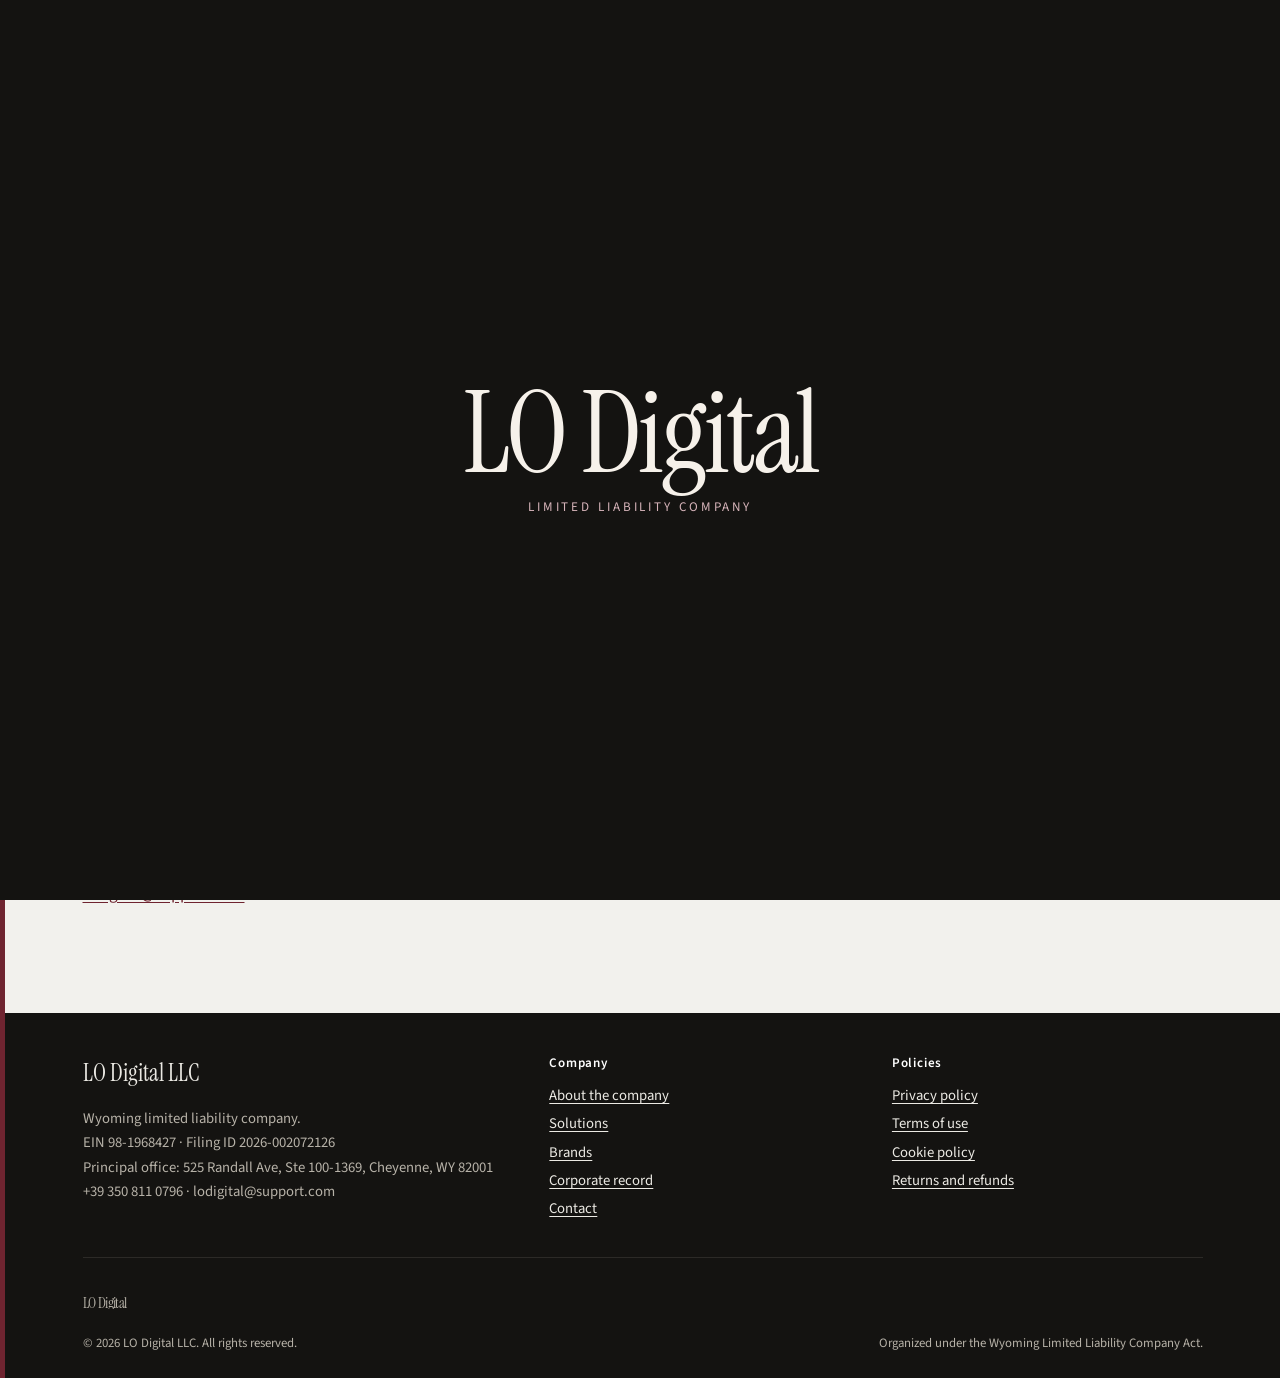
<file: cookies.html>
<!DOCTYPE html>
<html lang="en">
<head>
  <meta charset="utf-8">
  <meta name="viewport" content="width=device-width, initial-scale=1">
  <title>Cookie policy | LO Digital LLC</title>
  <meta name="description" content="Cookie policy for the corporate website of LO Digital LLC.">
  <link rel="icon" href="assets/favicon.svg" type="image/svg+xml">
  <link rel="stylesheet" href="css/styles.css">
  <script>
    document.documentElement.classList.add("js");
    try { if (!sessionStorage.getItem("lo-intro")) document.documentElement.classList.add("await-intro"); } catch (e) {}
  </script>

</head>
<body>
  <div class="curtain" aria-hidden="true"><p>LO Digital</p><span>Limited Liability Company</span></div>
  <a class="skip" href="#main">Skip to content</a>
  <header class="mast">
    <div class="mast-legal">
      <div class="wrap">
        <span>LO Digital LLC · Wyoming, United States · EIN 98-1968427</span>
        <span>Filing ID 2026-002072126</span>
      </div>
    </div>
    <div class="wrap mast-row">
      <a class="brand" href="index.html">
        <img src="assets/mark.svg" alt="">
        <span class="brand-name">
          <strong>LO Digital</strong>
          <span>LIMITED LIABILITY COMPANY</span>
        </span>
      </a>
      <input class="nav-toggle" type="checkbox" id="nav-toggle">
      <label class="nav-burger" for="nav-toggle">Menu</label>
      <nav class="nav" aria-label="Primary">
        <a href="index.html">Home</a>
        <a href="company.html">Company</a>
        <a href="solutions.html">Solutions</a>
        <a href="brands.html">Brands</a>
        <a href="legal.html">Legal</a>
        <a href="contact.html">Contact</a>
      </nav>
    </div>
  </header>

  <main id="main" class="policy">
    <div class="wrap">
      <h1>Cookie policy</h1>
      <p class="meta">Effective September 9, 2026 · LO Digital LLC</p>

      <p>This corporate website is a static information site. It does not set advertising cookies and does not require an account.</p>

      <h2>1. What we use today</h2>
      <ul>
        <li><strong>No first-party tracking cookies</strong> on this corporate site.</li>
        <li><strong>Essential local behavior</strong> such as the contact form running in your browser. That does not store a cookie.</li>
        <li><strong>Fonts</strong> loaded from Google Fonts, which may receive your IP address as part of the request. See the <a href="privacy.html">privacy policy</a>.</li>
      </ul>

      <h2>2. Store sites</h2>
      <p>PunkStore, FreelexStore, CardoStore, and the other shops may use cookies that are required for the cart, login, and fraud checks, and may use analytics cookies. Those shops will show their own notice at checkout or in the store footer.</p>

      <h2>3. How to control cookies</h2>
      <p>You can block cookies in your browser settings. Blocking cookies on a store site may prevent checkout from completing.</p>

      <h2>4. Contact</h2>
      <p><a href="mailto:lodigital@support.com">lodigital@support.com</a> · +39 350 811 0796</p>
    </div>
  </main>

  <footer class="foot">
    <div class="wrap">
      <div class="foot-grid">
        <div>
          <h2>LO Digital LLC</h2>
          <p>Wyoming limited liability company.<br>EIN 98-1968427 · Filing ID 2026-002072126<br>Principal office: 525 Randall Ave, Ste 100-1369, Cheyenne, WY 82001<br>+39 350 811 0796 · lodigital@support.com</p>
        </div>
        <div>
          <h3>Company</h3>
          <ul>
            <li><a href="company.html">About the company</a></li>
            <li><a href="solutions.html">Solutions</a></li>
            <li><a href="brands.html">Brands</a></li>
            <li><a href="legal.html">Corporate record</a></li>
            <li><a href="contact.html">Contact</a></li>
          </ul>
        </div>
        <div>
          <h3>Policies</h3>
          <ul>
            <li><a href="privacy.html">Privacy policy</a></li>
            <li><a href="terms.html">Terms of use</a></li>
            <li><a href="cookies.html">Cookie policy</a></li>
            <li><a href="returns.html">Returns and refunds</a></li>
          </ul>
        </div>
      </div>
      <p class="foot-mark" aria-hidden="true">LO Digital</p>
      <div class="foot-legal">
        <span>© 2026 LO Digital LLC. All rights reserved.</span>
        <span>Organized under the Wyoming Limited Liability Company Act.</span>
      </div>
    </div>
  </footer>
  <script src="js/main.js"></script>
</body>
</html>
</file>
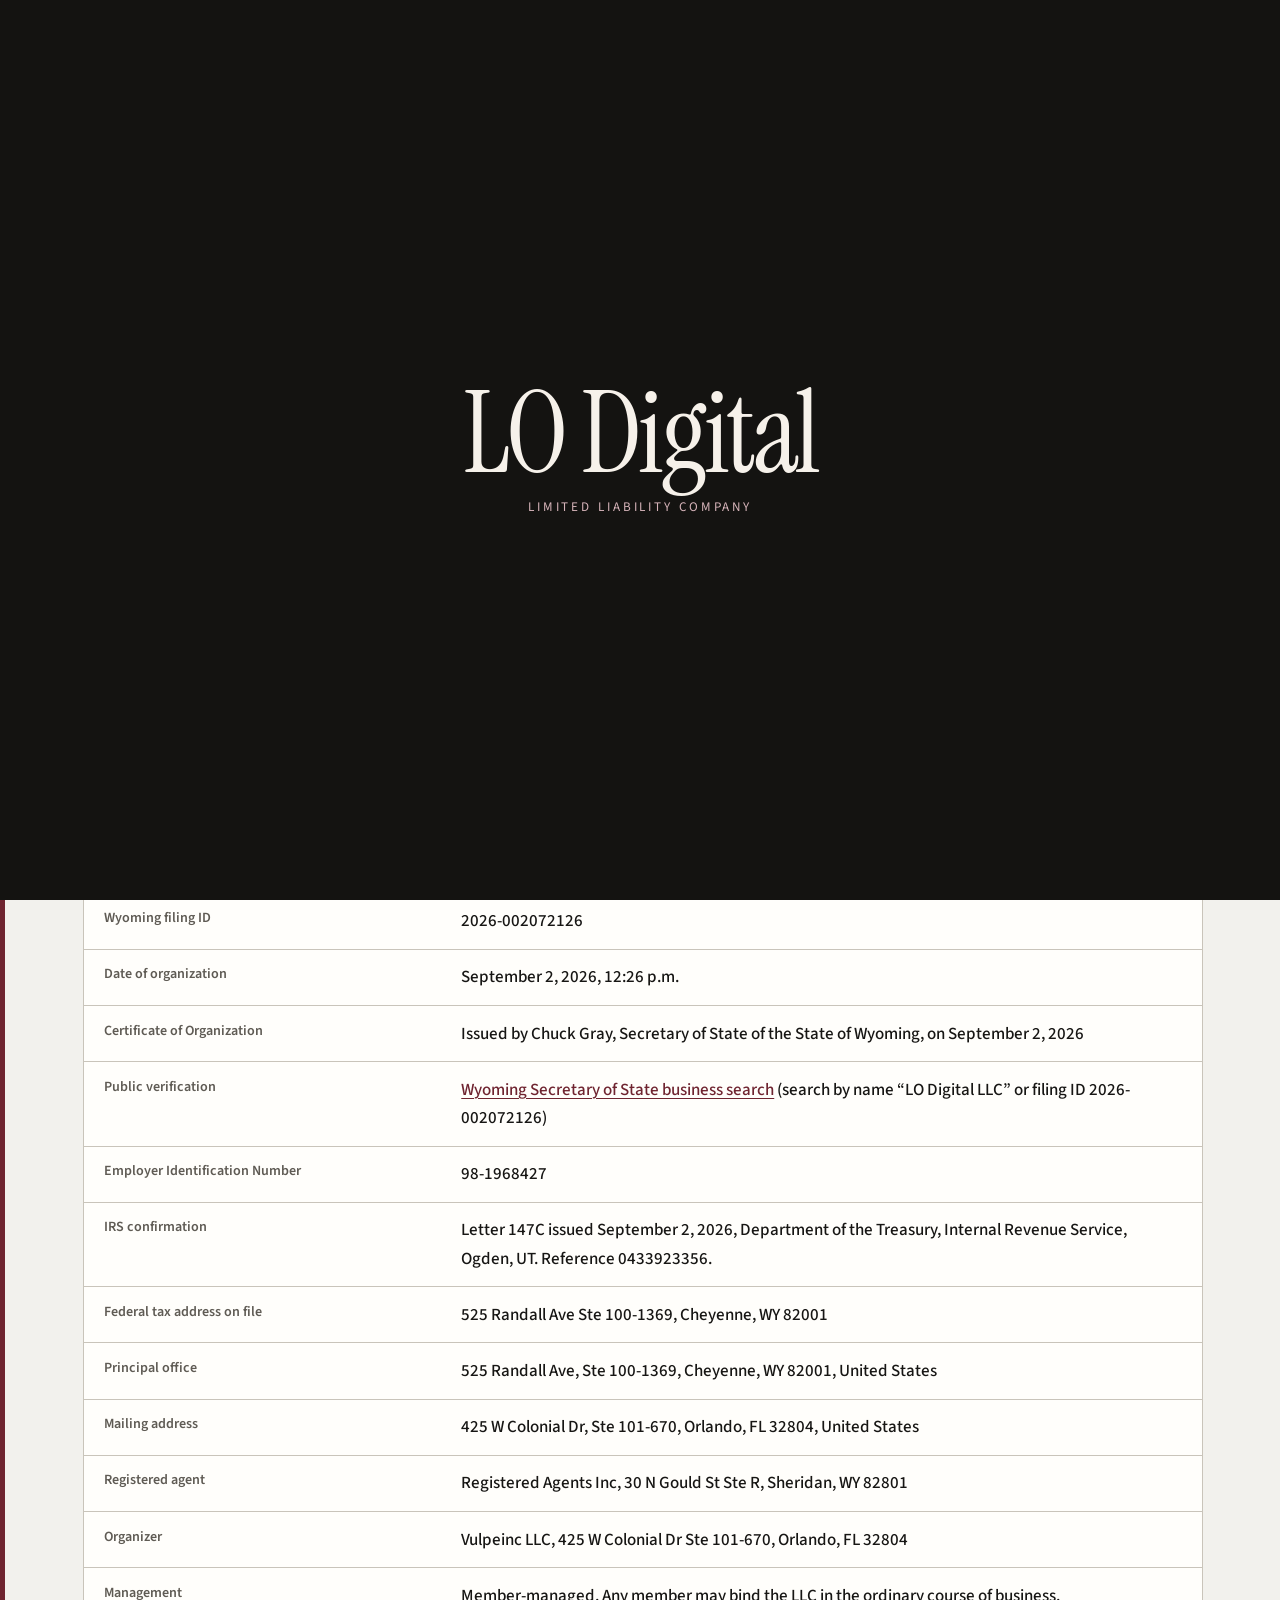
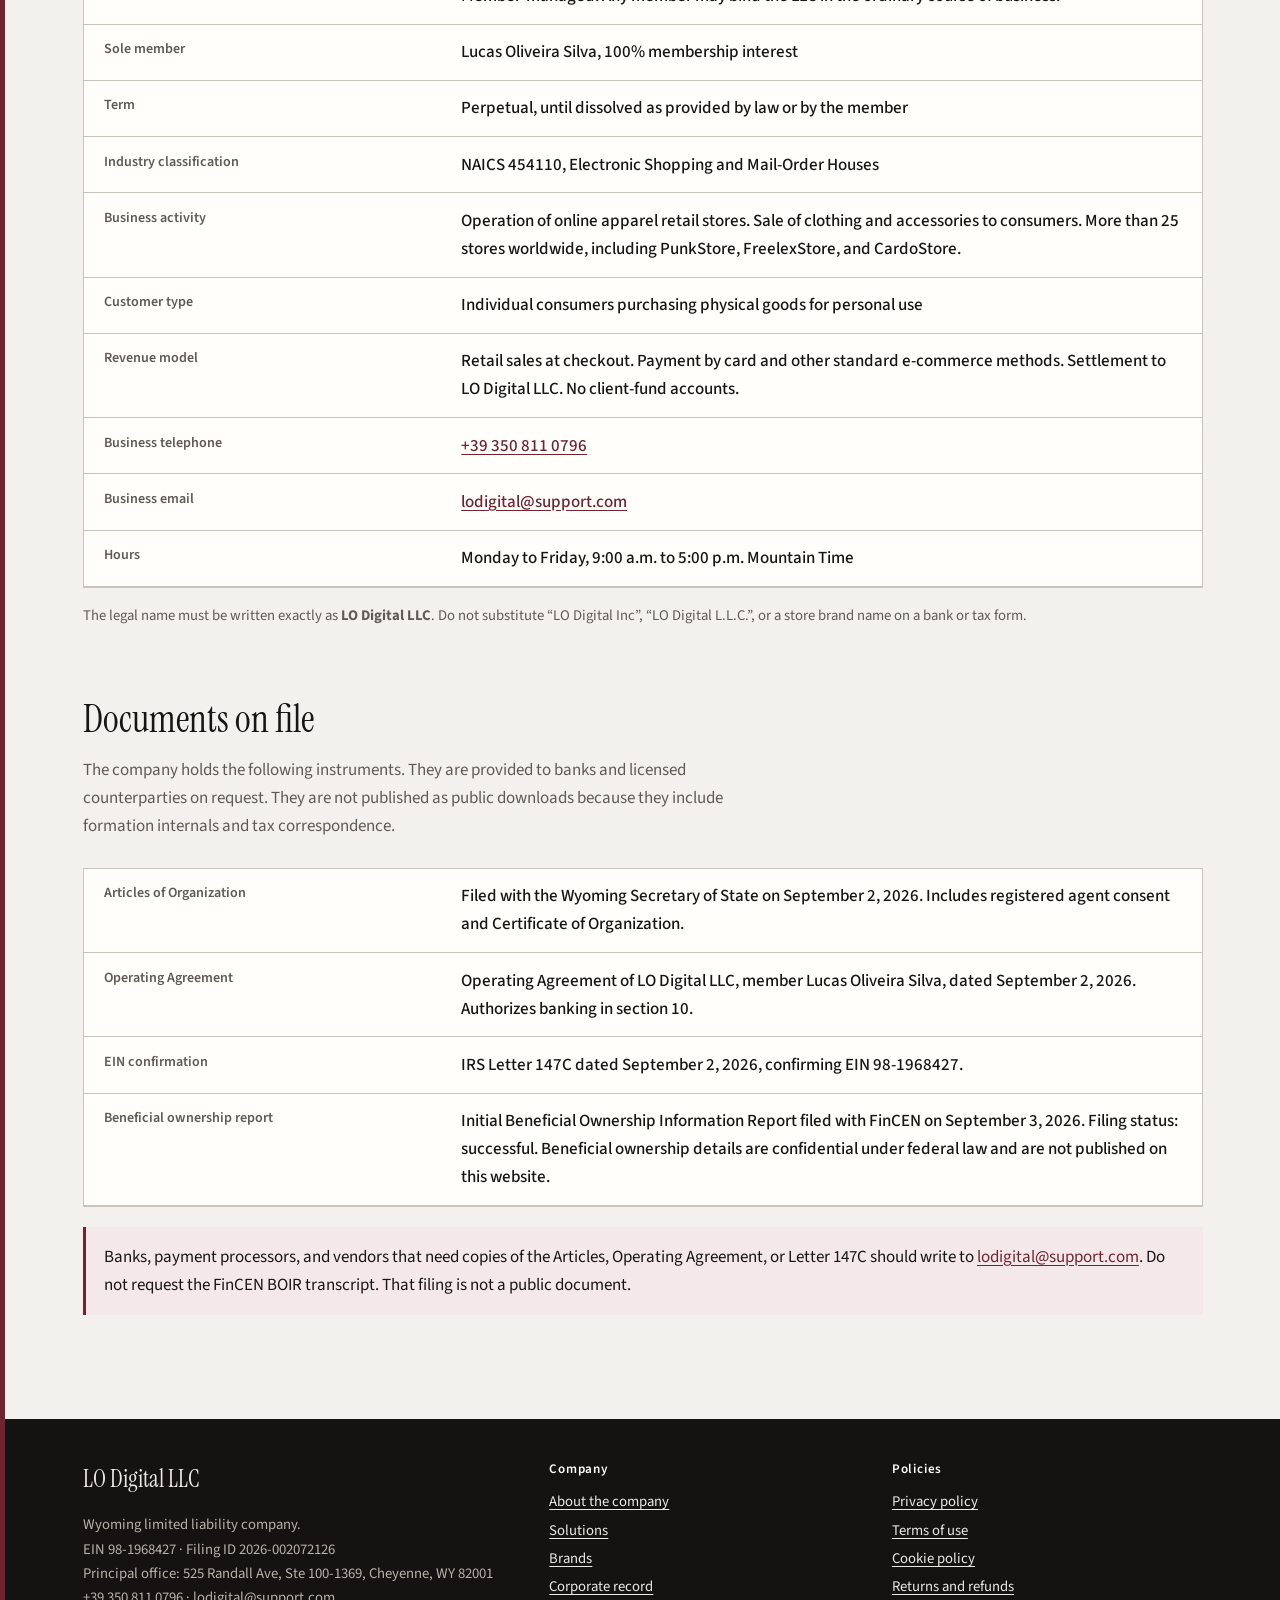
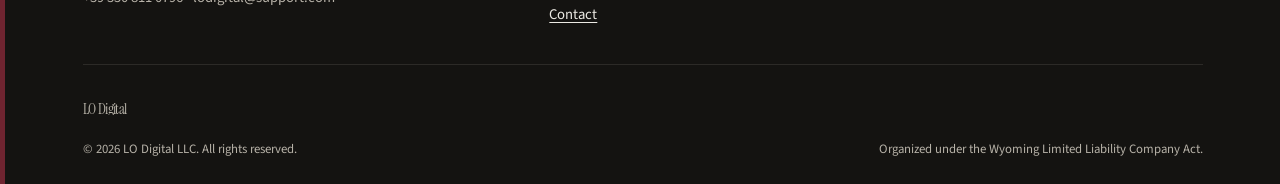
<file: legal.html>
<!DOCTYPE html>
<html lang="en">
<head>
  <meta charset="utf-8">
  <meta name="viewport" content="width=device-width, initial-scale=1">
  <title>Corporate record | LO Digital LLC</title>
  <meta name="description" content="Official corporate information for LO Digital LLC: legal name, EIN 98-1968427, Wyoming filing ID 2026-002072126, addresses, registered agent, and ownership.">
  <link rel="icon" href="assets/favicon.svg" type="image/svg+xml">
  <link rel="stylesheet" href="css/styles.css">
  <script>
    document.documentElement.classList.add("js");
    try { if (!sessionStorage.getItem("lo-intro")) document.documentElement.classList.add("await-intro"); } catch (e) {}
  </script>

</head>
<body class="legal-page">
  <div class="curtain" aria-hidden="true"><p>LO Digital</p><span>Limited Liability Company</span></div>
  <a class="skip" href="#main">Skip to content</a>
  <header class="mast">
    <div class="mast-legal">
      <div class="wrap">
        <span>LO Digital LLC · Wyoming, United States · EIN 98-1968427</span>
        <span>Filing ID 2026-002072126</span>
      </div>
    </div>
    <div class="wrap mast-row">
      <a class="brand" href="index.html">
        <img src="assets/mark.svg" alt="">
        <span class="brand-name">
          <strong>LO Digital</strong>
          <span>LIMITED LIABILITY COMPANY</span>
        </span>
      </a>
      <input class="nav-toggle" type="checkbox" id="nav-toggle">
      <label class="nav-burger" for="nav-toggle">Menu</label>
      <nav class="nav" aria-label="Primary">
        <a href="index.html">Home</a>
        <a href="company.html">Company</a>
        <a href="solutions.html">Solutions</a>
        <a href="brands.html">Brands</a>
        <a href="legal.html" aria-current="page">Legal</a>
        <a href="contact.html">Contact</a>
      </nav>
    </div>
  </header>

  <main id="main">
    <section class="page-hero">
      <div class="wrap">
        <p class="kicker">Corporate record</p>
        <h1>Information as filed with Wyoming and the IRS.</h1>
        <p>This page restates the facts on the company’s formation documents, EIN letter, and operating agreement. Use it to match a bank, processor, or vendor application to the public record.</p>
        <p class="hero-actions" style="margin-top:1.4rem">
          <button class="btn" type="button" onclick="window.print()">Print this record</button>
        </p>
      </div>
    </section>

    <section class="section">
      <div class="wrap">
        <div class="extract">
          <div class="extract-banner">
            <span>LO Digital LLC · official corporate extract</span>
            <span>Last aligned to filings dated September 2–3, 2026</span>
          </div>
          <table>
            <tr>
              <th>Legal name</th>
              <td>LO Digital LLC</td>
            </tr>
            <tr>
              <th>Name on IRS Letter 147C</th>
              <td>LO DIGITAL LLC, LUCAS OLIVEIRA SOLE MBR</td>
            </tr>
            <tr>
              <th>Entity type</th>
              <td>Domestic limited liability company</td>
            </tr>
            <tr>
              <th>Jurisdiction of formation</th>
              <td>State of Wyoming, United States</td>
            </tr>
            <tr>
              <th>Governing law</th>
              <td>Wyoming Limited Liability Company Act (W.S. 17-29-101 through 17-29-1105)</td>
            </tr>
            <tr>
              <th>Wyoming filing ID</th>
              <td>2026-002072126</td>
            </tr>
            <tr>
              <th>Date of organization</th>
              <td>September 2, 2026, 12:26 p.m.</td>
            </tr>
            <tr>
              <th>Certificate of Organization</th>
              <td>Issued by Chuck Gray, Secretary of State of the State of Wyoming, on September 2, 2026</td>
            </tr>
            <tr>
              <th>Public verification</th>
              <td><a href="https://wyobiz.wyo.gov/business/FilingSearch.aspx" rel="noopener">Wyoming Secretary of State business search</a> (search by name “LO Digital LLC” or filing ID 2026-002072126)</td>
            </tr>
            <tr>
              <th>Employer Identification Number</th>
              <td>98-1968427</td>
            </tr>
            <tr>
              <th>IRS confirmation</th>
              <td>Letter 147C issued September 2, 2026, Department of the Treasury, Internal Revenue Service, Ogden, UT. Reference 0433923356.</td>
            </tr>
            <tr>
              <th>Federal tax address on file</th>
              <td>525 Randall Ave Ste 100-1369, Cheyenne, WY 82001</td>
            </tr>
            <tr>
              <th>Principal office</th>
              <td>525 Randall Ave, Ste 100-1369, Cheyenne, WY 82001, United States</td>
            </tr>
            <tr>
              <th>Mailing address</th>
              <td>425 W Colonial Dr, Ste 101-670, Orlando, FL 32804, United States</td>
            </tr>
            <tr>
              <th>Registered agent</th>
              <td>Registered Agents Inc, 30 N Gould St Ste R, Sheridan, WY 82801</td>
            </tr>
            <tr>
              <th>Organizer</th>
              <td>Vulpeinc LLC, 425 W Colonial Dr Ste 101-670, Orlando, FL 32804</td>
            </tr>
            <tr>
              <th>Management</th>
              <td>Member-managed. Any member may bind the LLC in the ordinary course of business.</td>
            </tr>
            <tr>
              <th>Sole member</th>
              <td>Lucas Oliveira Silva, 100% membership interest</td>
            </tr>
            <tr>
              <th>Term</th>
              <td>Perpetual, until dissolved as provided by law or by the member</td>
            </tr>
            <tr>
              <th>Industry classification</th>
              <td>NAICS 454110, Electronic Shopping and Mail-Order Houses</td>
            </tr>
            <tr>
              <th>Business activity</th>
              <td>Operation of online apparel retail stores. Sale of clothing and accessories to consumers. More than 25 stores worldwide, including PunkStore, FreelexStore, and CardoStore.</td>
            </tr>
            <tr>
              <th>Customer type</th>
              <td>Individual consumers purchasing physical goods for personal use</td>
            </tr>
            <tr>
              <th>Revenue model</th>
              <td>Retail sales at checkout. Payment by card and other standard e-commerce methods. Settlement to LO Digital LLC. No client-fund accounts.</td>
            </tr>
            <tr>
              <th>Business telephone</th>
              <td><a href="tel:+393508110796">+39 350 811 0796</a></td>
            </tr>
            <tr>
              <th>Business email</th>
              <td><a href="mailto:lodigital@support.com">lodigital@support.com</a></td>
            </tr>
            <tr>
              <th>Hours</th>
              <td>Monday to Friday, 9:00 a.m. to 5:00 p.m. Mountain Time</td>
            </tr>
          </table>
        </div>
        <p class="note">The legal name must be written exactly as <strong>LO Digital LLC</strong>. Do not substitute “LO Digital Inc”, “LO Digital L.L.C.”, or a store brand name on a bank or tax form.</p>
      </div>
    </section>

    <section class="section">
      <div class="wrap">
        <h2>Documents on file</h2>
        <p class="intro">The company holds the following instruments. They are provided to banks and licensed counterparties on request. They are not published as public downloads because they include formation internals and tax correspondence.</p>
        <div class="extract">
          <table>
            <tr>
              <th>Articles of Organization</th>
              <td>Filed with the Wyoming Secretary of State on September 2, 2026. Includes registered agent consent and Certificate of Organization.</td>
            </tr>
            <tr>
              <th>Operating Agreement</th>
              <td>Operating Agreement of LO Digital LLC, member Lucas Oliveira Silva, dated September 2, 2026. Authorizes banking in section 10.</td>
            </tr>
            <tr>
              <th>EIN confirmation</th>
              <td>IRS Letter 147C dated September 2, 2026, confirming EIN 98-1968427.</td>
            </tr>
            <tr>
              <th>Beneficial ownership report</th>
              <td>Initial Beneficial Ownership Information Report filed with FinCEN on September 3, 2026. Filing status: successful. Beneficial ownership details are confidential under federal law and are not published on this website.</td>
            </tr>
          </table>
        </div>
        <div class="callout">
          <p>Banks, payment processors, and vendors that need copies of the Articles, Operating Agreement, or Letter 147C should write to <a href="mailto:lodigital@support.com">lodigital@support.com</a>. Do not request the FinCEN BOIR transcript. That filing is not a public document.</p>
        </div>
      </div>
    </section>
  </main>

  <footer class="foot">
    <div class="wrap">
      <div class="foot-grid">
        <div>
          <h2>LO Digital LLC</h2>
          <p>Wyoming limited liability company.<br>EIN 98-1968427 · Filing ID 2026-002072126<br>Principal office: 525 Randall Ave, Ste 100-1369, Cheyenne, WY 82001<br>+39 350 811 0796 · lodigital@support.com</p>
        </div>
        <div>
          <h3>Company</h3>
          <ul>
            <li><a href="company.html">About the company</a></li>
            <li><a href="solutions.html">Solutions</a></li>
            <li><a href="brands.html">Brands</a></li>
            <li><a href="legal.html">Corporate record</a></li>
            <li><a href="contact.html">Contact</a></li>
          </ul>
        </div>
        <div>
          <h3>Policies</h3>
          <ul>
            <li><a href="privacy.html">Privacy policy</a></li>
            <li><a href="terms.html">Terms of use</a></li>
            <li><a href="cookies.html">Cookie policy</a></li>
            <li><a href="returns.html">Returns and refunds</a></li>
          </ul>
        </div>
      </div>
      <p class="foot-mark" aria-hidden="true">LO Digital</p>
      <div class="foot-legal">
        <span>© 2026 LO Digital LLC. All rights reserved.</span>
        <span>Organized under the Wyoming Limited Liability Company Act.</span>
      </div>
    </div>
  </footer>
  <script src="js/main.js"></script>
</body>
</html>
</file>
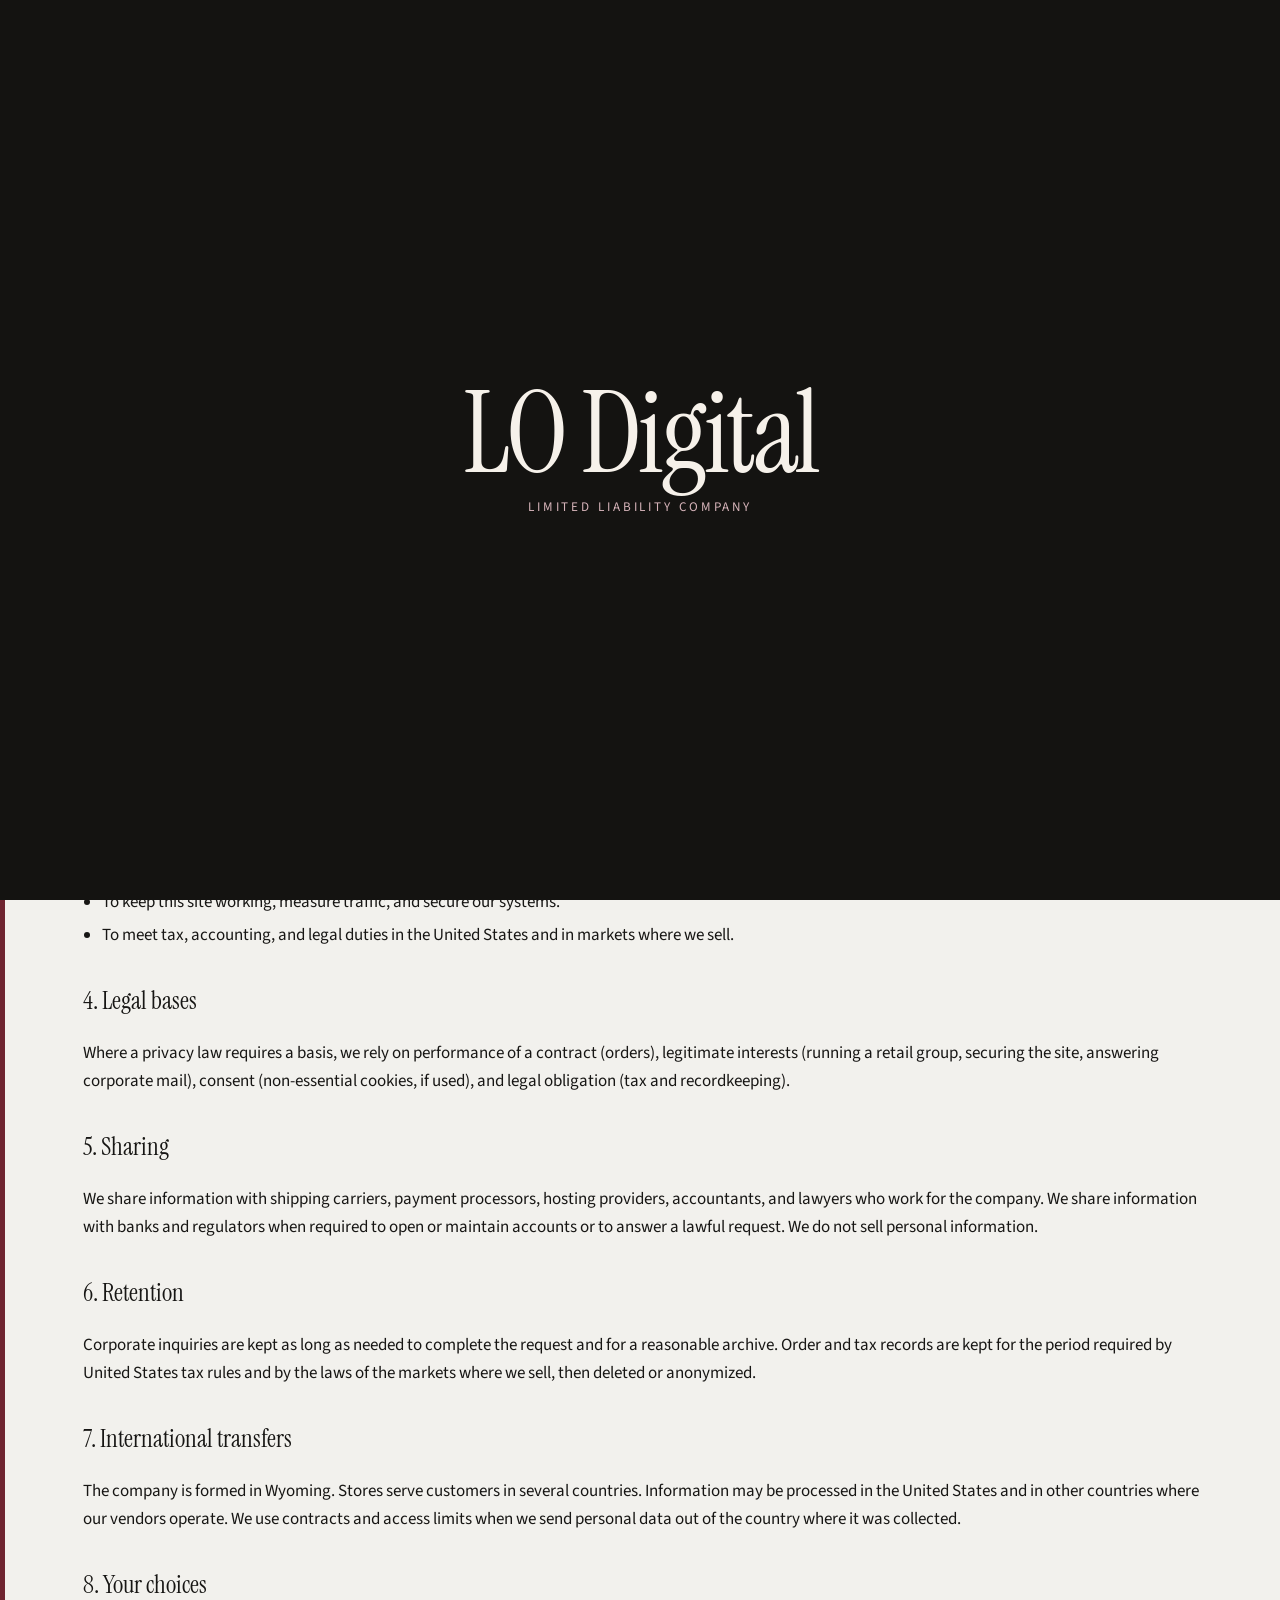
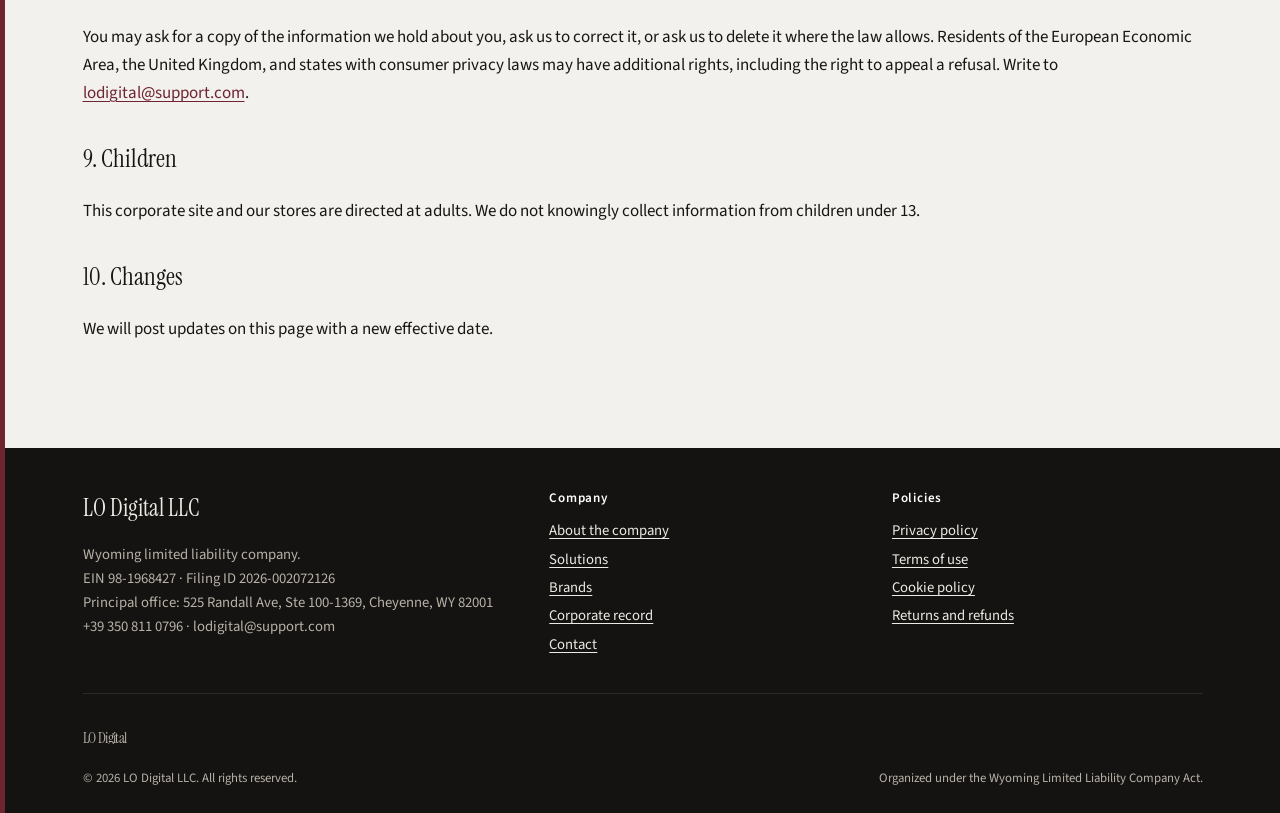
<file: privacy.html>
<!DOCTYPE html>
<html lang="en">
<head>
  <meta charset="utf-8">
  <meta name="viewport" content="width=device-width, initial-scale=1">
  <title>Privacy policy | LO Digital LLC</title>
  <meta name="description" content="Privacy policy of LO Digital LLC, explaining how the company collects, uses, and retains personal information.">
  <link rel="icon" href="assets/favicon.svg" type="image/svg+xml">
  <link rel="stylesheet" href="css/styles.css">
  <script>
    document.documentElement.classList.add("js");
    try { if (!sessionStorage.getItem("lo-intro")) document.documentElement.classList.add("await-intro"); } catch (e) {}
  </script>

</head>
<body>
  <div class="curtain" aria-hidden="true"><p>LO Digital</p><span>Limited Liability Company</span></div>
  <a class="skip" href="#main">Skip to content</a>
  <header class="mast">
    <div class="mast-legal">
      <div class="wrap">
        <span>LO Digital LLC · Wyoming, United States · EIN 98-1968427</span>
        <span>Filing ID 2026-002072126</span>
      </div>
    </div>
    <div class="wrap mast-row">
      <a class="brand" href="index.html">
        <img src="assets/mark.svg" alt="">
        <span class="brand-name">
          <strong>LO Digital</strong>
          <span>LIMITED LIABILITY COMPANY</span>
        </span>
      </a>
      <input class="nav-toggle" type="checkbox" id="nav-toggle">
      <label class="nav-burger" for="nav-toggle">Menu</label>
      <nav class="nav" aria-label="Primary">
        <a href="index.html">Home</a>
        <a href="company.html">Company</a>
        <a href="solutions.html">Solutions</a>
        <a href="brands.html">Brands</a>
        <a href="legal.html">Legal</a>
        <a href="contact.html">Contact</a>
      </nav>
    </div>
  </header>

  <main id="main" class="policy">
    <div class="wrap">
      <h1>Privacy policy</h1>
      <p class="meta">Effective September 9, 2026 · LO Digital LLC, Cheyenne, Wyoming</p>

      <p>This policy describes how LO Digital LLC (“the company”, “we”) handles personal information on this corporate website and, at group level, across the apparel stores we operate. Individual store checkouts may present a short notice that points back here.</p>

      <h2>1. Who is responsible</h2>
      <p>The controller is LO Digital LLC, a Wyoming limited liability company, EIN 98-1968427, principal office at 525 Randall Ave, Ste 100-1369, Cheyenne, WY 82001, United States. Contact: privacy matters via <a href="mailto:lodigital@support.com">lodigital@support.com</a> or +39 350 811 0796.</p>

      <h2>2. Information we collect</h2>
      <ul>
        <li>Identity and contact data you send through the form or email: name, email address, message content.</li>
        <li>Order data on our stores: shipping name and address, items purchased, payment reference (we do not store full card numbers; processors do).</li>
        <li>Technical data: IP address, browser type, pages viewed, and approximate location derived from IP.</li>
        <li>Communications with customer support and with banks or vendors when you write as a counterparty.</li>
      </ul>

      <h2>3. Why we use it</h2>
      <ul>
        <li>To answer inquiries and provide documents to banks, processors, and vendors.</li>
        <li>To fulfill clothing orders, ship goods, handle returns, and prevent fraud.</li>
        <li>To keep this site working, measure traffic, and secure our systems.</li>
        <li>To meet tax, accounting, and legal duties in the United States and in markets where we sell.</li>
      </ul>

      <h2>4. Legal bases</h2>
      <p>Where a privacy law requires a basis, we rely on performance of a contract (orders), legitimate interests (running a retail group, securing the site, answering corporate mail), consent (non-essential cookies, if used), and legal obligation (tax and recordkeeping).</p>

      <h2>5. Sharing</h2>
      <p>We share information with shipping carriers, payment processors, hosting providers, accountants, and lawyers who work for the company. We share information with banks and regulators when required to open or maintain accounts or to answer a lawful request. We do not sell personal information.</p>

      <h2>6. Retention</h2>
      <p>Corporate inquiries are kept as long as needed to complete the request and for a reasonable archive. Order and tax records are kept for the period required by United States tax rules and by the laws of the markets where we sell, then deleted or anonymized.</p>

      <h2>7. International transfers</h2>
      <p>The company is formed in Wyoming. Stores serve customers in several countries. Information may be processed in the United States and in other countries where our vendors operate. We use contracts and access limits when we send personal data out of the country where it was collected.</p>

      <h2>8. Your choices</h2>
      <p>You may ask for a copy of the information we hold about you, ask us to correct it, or ask us to delete it where the law allows. Residents of the European Economic Area, the United Kingdom, and states with consumer privacy laws may have additional rights, including the right to appeal a refusal. Write to <a href="mailto:lodigital@support.com">lodigital@support.com</a>.</p>

      <h2>9. Children</h2>
      <p>This corporate site and our stores are directed at adults. We do not knowingly collect information from children under 13.</p>

      <h2>10. Changes</h2>
      <p>We will post updates on this page with a new effective date.</p>
    </div>
  </main>

  <footer class="foot">
    <div class="wrap">
      <div class="foot-grid">
        <div>
          <h2>LO Digital LLC</h2>
          <p>Wyoming limited liability company.<br>EIN 98-1968427 · Filing ID 2026-002072126<br>Principal office: 525 Randall Ave, Ste 100-1369, Cheyenne, WY 82001<br>+39 350 811 0796 · lodigital@support.com</p>
        </div>
        <div>
          <h3>Company</h3>
          <ul>
            <li><a href="company.html">About the company</a></li>
            <li><a href="solutions.html">Solutions</a></li>
            <li><a href="brands.html">Brands</a></li>
            <li><a href="legal.html">Corporate record</a></li>
            <li><a href="contact.html">Contact</a></li>
          </ul>
        </div>
        <div>
          <h3>Policies</h3>
          <ul>
            <li><a href="privacy.html">Privacy policy</a></li>
            <li><a href="terms.html">Terms of use</a></li>
            <li><a href="cookies.html">Cookie policy</a></li>
            <li><a href="returns.html">Returns and refunds</a></li>
          </ul>
        </div>
      </div>
      <p class="foot-mark" aria-hidden="true">LO Digital</p>
      <div class="foot-legal">
        <span>© 2026 LO Digital LLC. All rights reserved.</span>
        <span>Organized under the Wyoming Limited Liability Company Act.</span>
      </div>
    </div>
  </footer>
  <script src="js/main.js"></script>
</body>
</html>
</file>
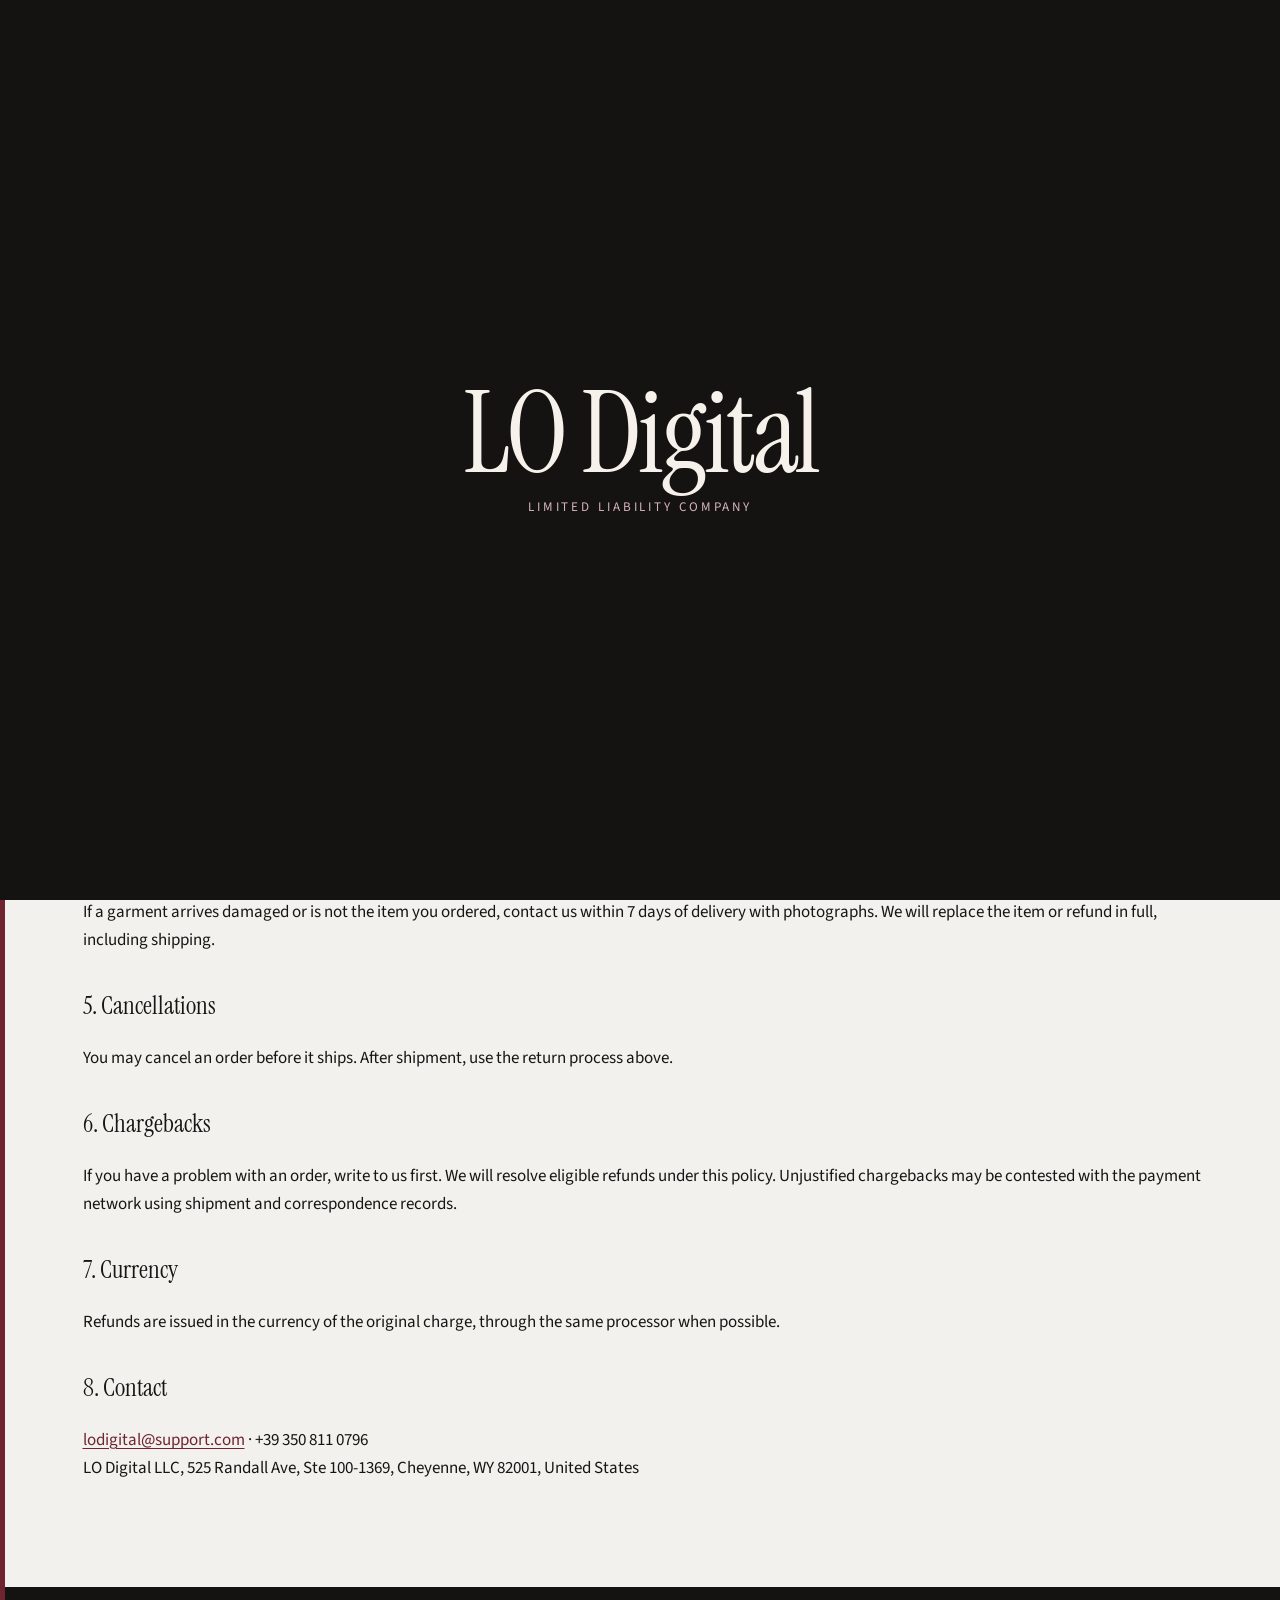
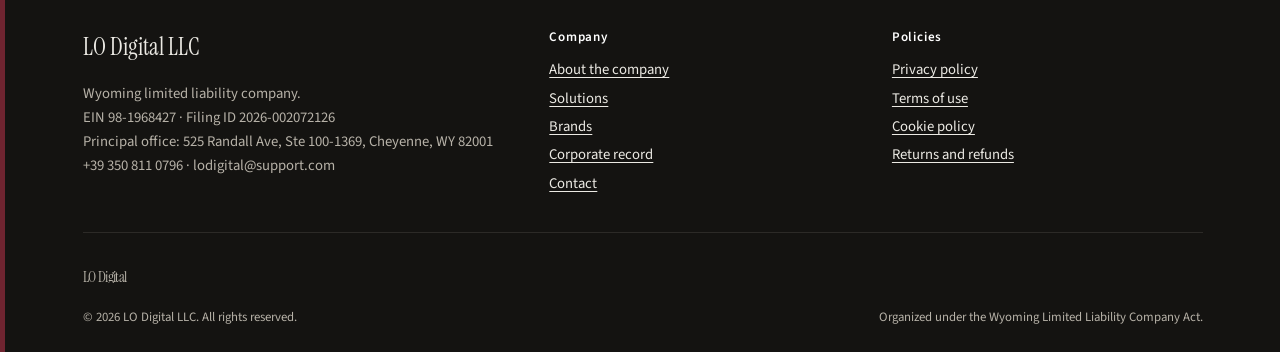
<file: returns.html>
<!DOCTYPE html>
<html lang="en">
<head>
  <meta charset="utf-8">
  <meta name="viewport" content="width=device-width, initial-scale=1">
  <title>Returns and refunds | LO Digital LLC</title>
  <meta name="description" content="Group returns and refunds policy for apparel stores operated by LO Digital LLC.">
  <link rel="icon" href="assets/favicon.svg" type="image/svg+xml">
  <link rel="stylesheet" href="css/styles.css">
  <script>
    document.documentElement.classList.add("js");
    try { if (!sessionStorage.getItem("lo-intro")) document.documentElement.classList.add("await-intro"); } catch (e) {}
  </script>

</head>
<body>
  <div class="curtain" aria-hidden="true"><p>LO Digital</p><span>Limited Liability Company</span></div>
  <a class="skip" href="#main">Skip to content</a>
  <header class="mast">
    <div class="mast-legal">
      <div class="wrap">
        <span>LO Digital LLC · Wyoming, United States · EIN 98-1968427</span>
        <span>Filing ID 2026-002072126</span>
      </div>
    </div>
    <div class="wrap mast-row">
      <a class="brand" href="index.html">
        <img src="assets/mark.svg" alt="">
        <span class="brand-name">
          <strong>LO Digital</strong>
          <span>LIMITED LIABILITY COMPANY</span>
        </span>
      </a>
      <input class="nav-toggle" type="checkbox" id="nav-toggle">
      <label class="nav-burger" for="nav-toggle">Menu</label>
      <nav class="nav" aria-label="Primary">
        <a href="index.html">Home</a>
        <a href="company.html">Company</a>
        <a href="solutions.html">Solutions</a>
        <a href="brands.html">Brands</a>
        <a href="legal.html">Legal</a>
        <a href="contact.html">Contact</a>
      </nav>
    </div>
  </header>

  <main id="main" class="policy">
    <div class="wrap">
      <h1>Returns and refunds</h1>
      <p class="meta">Group policy · Effective September 9, 2026 · LO Digital LLC</p>

      <p>This is the standard policy for physical clothing sold by stores of LO Digital LLC, including PunkStore, FreelexStore, and CardoStore. A store may publish a more specific window or address at checkout. Where consumer law in the customer’s country gives a longer right, that law controls.</p>

      <h2>1. Return window</h2>
      <p>You may return an unused item in its original condition within 30 days of delivery. Underwear, swimwear, and items marked final sale are not returnable unless they arrived damaged or not as described.</p>

      <h2>2. How to start a return</h2>
      <p>Write to the store from which you ordered, or to <a href="mailto:lodigital@support.com">lodigital@support.com</a>, with your order number and the items you wish to send back. We will confirm the return address and any prepaid label that applies to your market.</p>

      <h2>3. Refunds</h2>
      <p>Once we receive and inspect the goods, we refund the purchase price to the original payment method. Shipping charged at checkout is refunded when the return is our error (wrong item, defect, or late delivery beyond the estimate). Otherwise outbound shipping is not refunded.</p>

      <h2>4. Damaged or wrong items</h2>
      <p>If a garment arrives damaged or is not the item you ordered, contact us within 7 days of delivery with photographs. We will replace the item or refund in full, including shipping.</p>

      <h2>5. Cancellations</h2>
      <p>You may cancel an order before it ships. After shipment, use the return process above.</p>

      <h2>6. Chargebacks</h2>
      <p>If you have a problem with an order, write to us first. We will resolve eligible refunds under this policy. Unjustified chargebacks may be contested with the payment network using shipment and correspondence records.</p>

      <h2>7. Currency</h2>
      <p>Refunds are issued in the currency of the original charge, through the same processor when possible.</p>

      <h2>8. Contact</h2>
      <p><a href="mailto:lodigital@support.com">lodigital@support.com</a> · +39 350 811 0796<br>LO Digital LLC, 525 Randall Ave, Ste 100-1369, Cheyenne, WY 82001, United States</p>
    </div>
  </main>

  <footer class="foot">
    <div class="wrap">
      <div class="foot-grid">
        <div>
          <h2>LO Digital LLC</h2>
          <p>Wyoming limited liability company.<br>EIN 98-1968427 · Filing ID 2026-002072126<br>Principal office: 525 Randall Ave, Ste 100-1369, Cheyenne, WY 82001<br>+39 350 811 0796 · lodigital@support.com</p>
        </div>
        <div>
          <h3>Company</h3>
          <ul>
            <li><a href="company.html">About the company</a></li>
            <li><a href="solutions.html">Solutions</a></li>
            <li><a href="brands.html">Brands</a></li>
            <li><a href="legal.html">Corporate record</a></li>
            <li><a href="contact.html">Contact</a></li>
          </ul>
        </div>
        <div>
          <h3>Policies</h3>
          <ul>
            <li><a href="privacy.html">Privacy policy</a></li>
            <li><a href="terms.html">Terms of use</a></li>
            <li><a href="cookies.html">Cookie policy</a></li>
            <li><a href="returns.html">Returns and refunds</a></li>
          </ul>
        </div>
      </div>
      <p class="foot-mark" aria-hidden="true">LO Digital</p>
      <div class="foot-legal">
        <span>© 2026 LO Digital LLC. All rights reserved.</span>
        <span>Organized under the Wyoming Limited Liability Company Act.</span>
      </div>
    </div>
  </footer>
  <script src="js/main.js"></script>
</body>
</html>
</file>
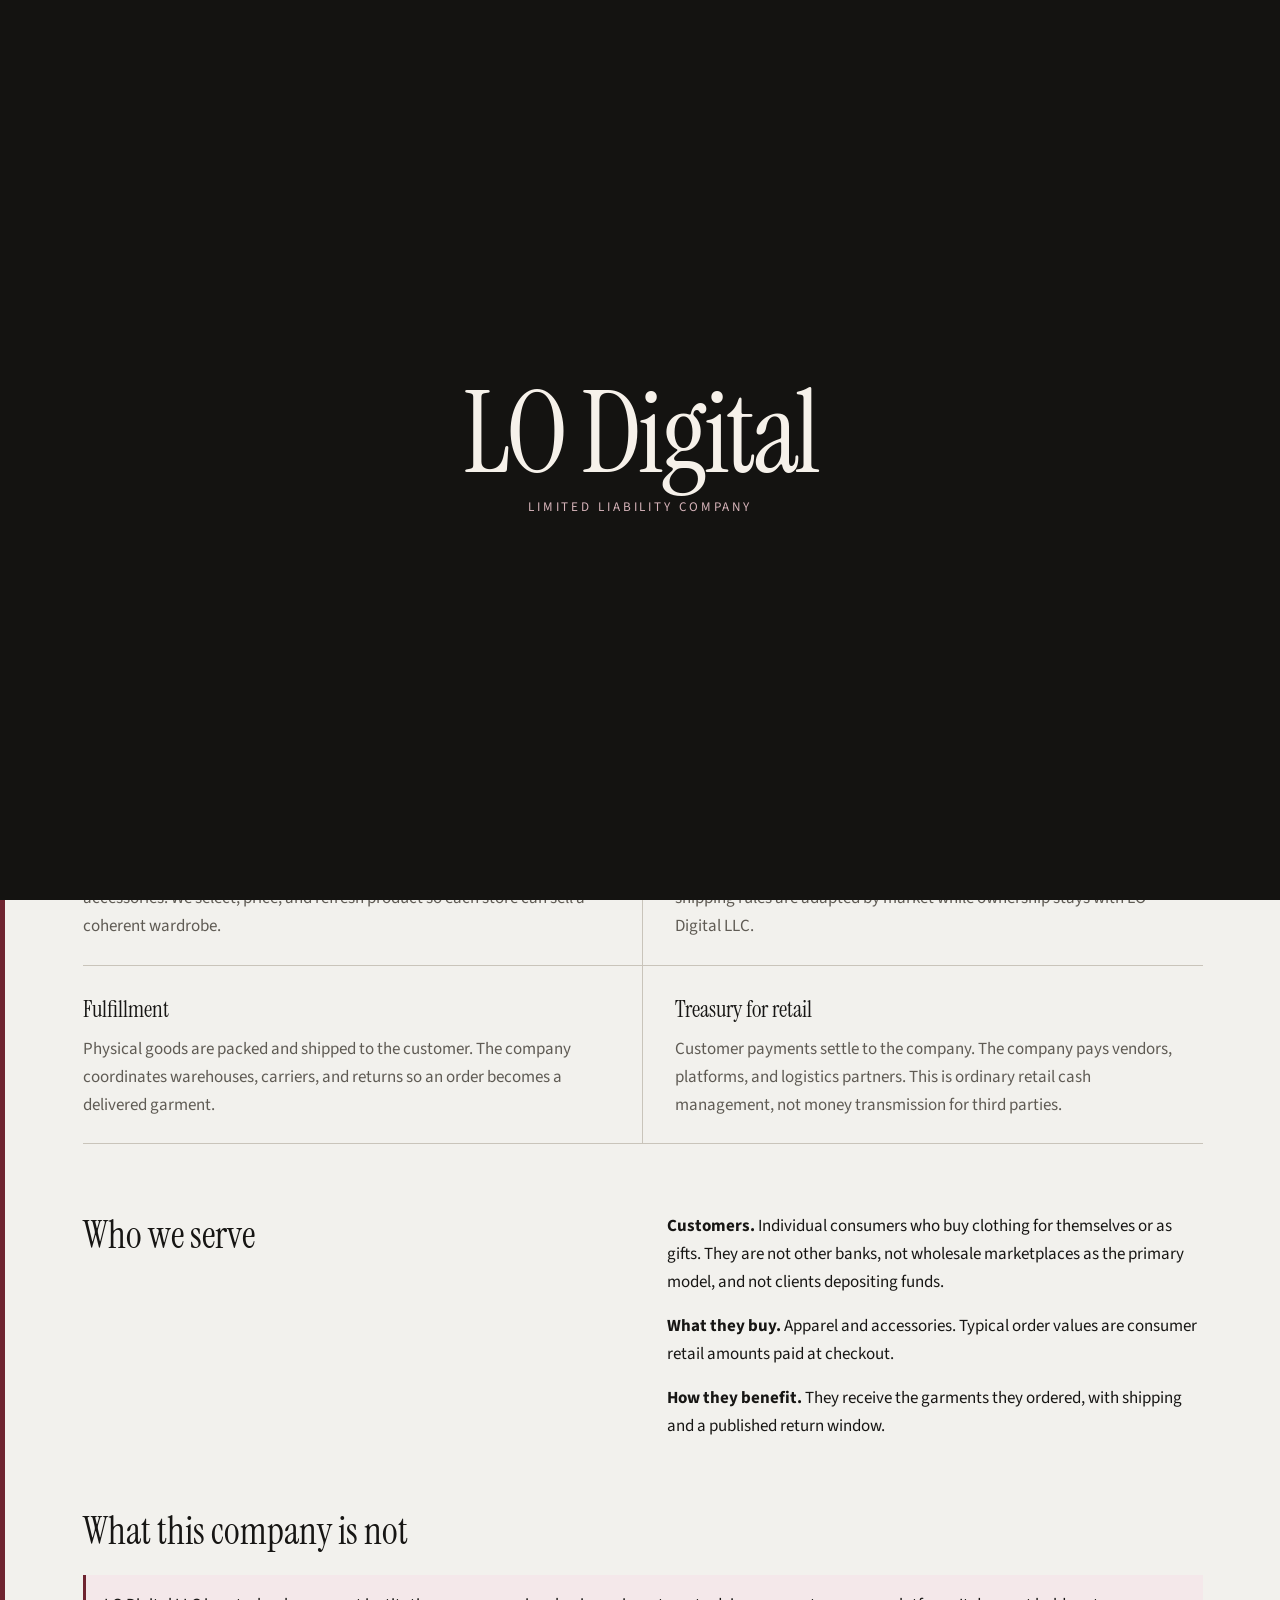
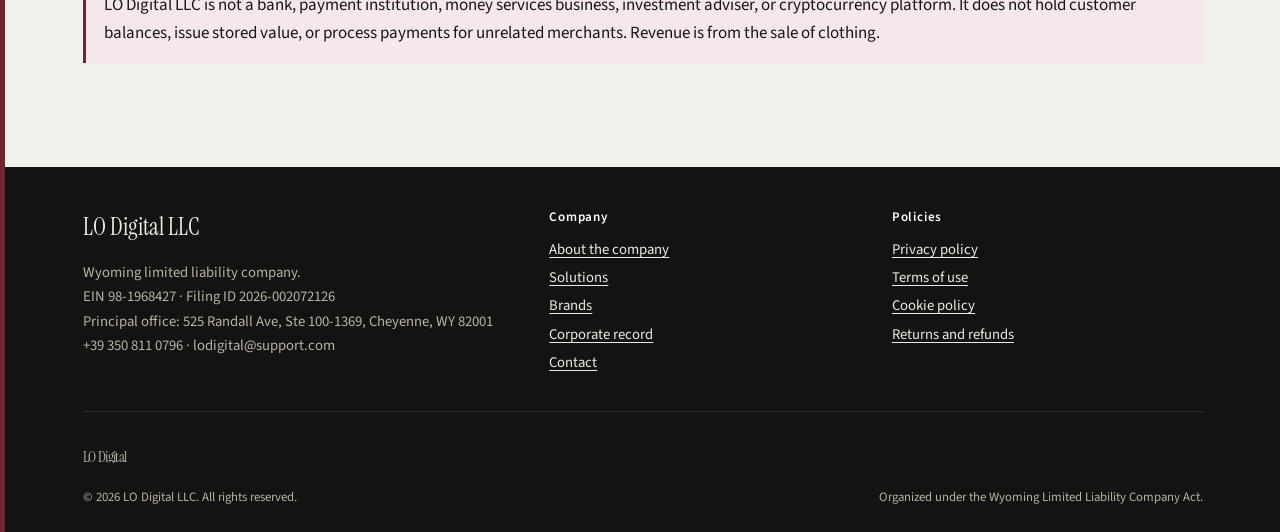
<file: solutions.html>
<!DOCTYPE html>
<html lang="en">
<head>
  <meta charset="utf-8">
  <meta name="viewport" content="width=device-width, initial-scale=1">
  <title>Solutions | LO Digital LLC</title>
  <meta name="description" content="LO Digital LLC operates apparel e-commerce brands: store operations, merchandising, market expansion, and treasury for consumer clothing sales.">
  <link rel="icon" href="assets/favicon.svg" type="image/svg+xml">
  <link rel="stylesheet" href="css/styles.css">
  <script>
    document.documentElement.classList.add("js");
    try { if (!sessionStorage.getItem("lo-intro")) document.documentElement.classList.add("await-intro"); } catch (e) {}
  </script>
</head>
<body>
  <div class="curtain" aria-hidden="true"><p>LO Digital</p><span>Limited Liability Company</span></div>
  <a class="skip" href="#main">Skip to content</a>
  <header class="mast">
    <div class="mast-legal">
      <div class="wrap">
        <span>LO Digital LLC · Wyoming, United States · EIN 98-1968427</span>
        <span>Filing ID 2026-002072126</span>
      </div>
    </div>
    <div class="wrap mast-row">
      <a class="brand" href="index.html">
        <img src="assets/mark.svg" alt="">
        <span class="brand-name">
          <strong>LO Digital</strong>
          <span>LIMITED LIABILITY COMPANY</span>
        </span>
      </a>
      <input class="nav-toggle" type="checkbox" id="nav-toggle">
      <label class="nav-burger" for="nav-toggle">Menu</label>
      <nav class="nav" aria-label="Primary">
        <a href="index.html">Home</a>
        <a href="company.html">Company</a>
        <a href="solutions.html" aria-current="page">Solutions</a>
        <a href="brands.html">Brands</a>
        <a href="legal.html">Legal</a>
        <a href="contact.html">Contact</a>
      </nav>
    </div>
  </header>

  <main id="main">
    <section class="page-hero">
      <div class="wrap reveal">
        <p class="kicker">Solutions</p>
        <h1>Apparel retail, run as a single operating company.</h1>
        <p>LO Digital LLC does not sell consulting packages to the public. The “solutions” of this company are the functions required to operate more than 25 clothing stores: catalog, checkout, fulfillment, and brand management.</p>
      </div>
    </section>

    <div class="marquee" aria-hidden="true">
      <div class="marquee-track">
        <span>Brand operations</span><span>Digital commerce</span><span>Merchandising</span><span>Fulfillment</span><span>Treasury for retail</span><span>Market operations</span>
        <span>Brand operations</span><span>Digital commerce</span><span>Merchandising</span><span>Fulfillment</span><span>Treasury for retail</span><span>Market operations</span>
      </div>
    </div>

    <section class="section">
      <div class="wrap">
        <div class="solutions reveal">
          <article>
            <h3>Brand operations</h3>
            <p>Each store has a name, an assortment, and a customer. The company sets identity, product mix, and the commercial rules that apply across PunkStore, FreelexStore, CardoStore, and the rest of the group.</p>
          </article>
          <article>
            <h3>Digital commerce</h3>
            <p>We operate online storefronts. Customers browse clothing, place orders, and pay at checkout. The company maintains the sites, catalogs, and order flow behind those stores.</p>
          </article>
          <article>
            <h3>Merchandising</h3>
            <p>Assortment is clothing in the general sense: tops, bottoms, outerwear, and accessories. We select, price, and refresh product so each store can sell a coherent wardrobe.</p>
          </article>
          <article>
            <h3>Market operations</h3>
            <p>Stores serve shoppers in multiple countries. Language, catalog, and shipping rules are adapted by market while ownership stays with LO Digital LLC.</p>
          </article>
          <article>
            <h3>Fulfillment</h3>
            <p>Physical goods are packed and shipped to the customer. The company coordinates warehouses, carriers, and returns so an order becomes a delivered garment.</p>
          </article>
          <article>
            <h3>Treasury for retail</h3>
            <p>Customer payments settle to the company. The company pays vendors, platforms, and logistics partners. This is ordinary retail cash management, not money transmission for third parties.</p>
          </article>
        </div>
      </div>
    </section>

    <section class="section">
      <div class="wrap split">
        <div>
          <h2>Who we serve</h2>
        </div>
        <div class="prose">
          <p><strong>Customers.</strong> Individual consumers who buy clothing for themselves or as gifts. They are not other banks, not wholesale marketplaces as the primary model, and not clients depositing funds.</p>
          <p><strong>What they buy.</strong> Apparel and accessories. Typical order values are consumer retail amounts paid at checkout.</p>
          <p><strong>How they benefit.</strong> They receive the garments they ordered, with shipping and a published return window.</p>
        </div>
      </div>
    </section>

    <section class="section">
      <div class="wrap">
        <h2>What this company is not</h2>
        <div class="callout">
          <p>LO Digital LLC is not a bank, payment institution, money services business, investment adviser, or cryptocurrency platform. It does not hold customer balances, issue stored value, or process payments for unrelated merchants. Revenue is from the sale of clothing.</p>
        </div>
      </div>
    </section>
  </main>

  <footer class="foot">
    <div class="wrap">
      <div class="foot-grid">
        <div>
          <h2>LO Digital LLC</h2>
          <p>Wyoming limited liability company.<br>EIN 98-1968427 · Filing ID 2026-002072126<br>Principal office: 525 Randall Ave, Ste 100-1369, Cheyenne, WY 82001<br>+39 350 811 0796 · lodigital@support.com</p>
        </div>
        <div>
          <h3>Company</h3>
          <ul>
            <li><a href="company.html">About the company</a></li>
            <li><a href="solutions.html">Solutions</a></li>
            <li><a href="brands.html">Brands</a></li>
            <li><a href="legal.html">Corporate record</a></li>
            <li><a href="contact.html">Contact</a></li>
          </ul>
        </div>
        <div>
          <h3>Policies</h3>
          <ul>
            <li><a href="privacy.html">Privacy policy</a></li>
            <li><a href="terms.html">Terms of use</a></li>
            <li><a href="cookies.html">Cookie policy</a></li>
            <li><a href="returns.html">Returns and refunds</a></li>
          </ul>
        </div>
      </div>
      <p class="foot-mark" aria-hidden="true">LO Digital</p>
      <div class="foot-legal">
        <span>© 2026 LO Digital LLC. All rights reserved.</span>
        <span>Organized under the Wyoming Limited Liability Company Act.</span>
      </div>
    </div>
  </footer>
  <script src="js/main.js"></script>
</body>
</html>
</file>
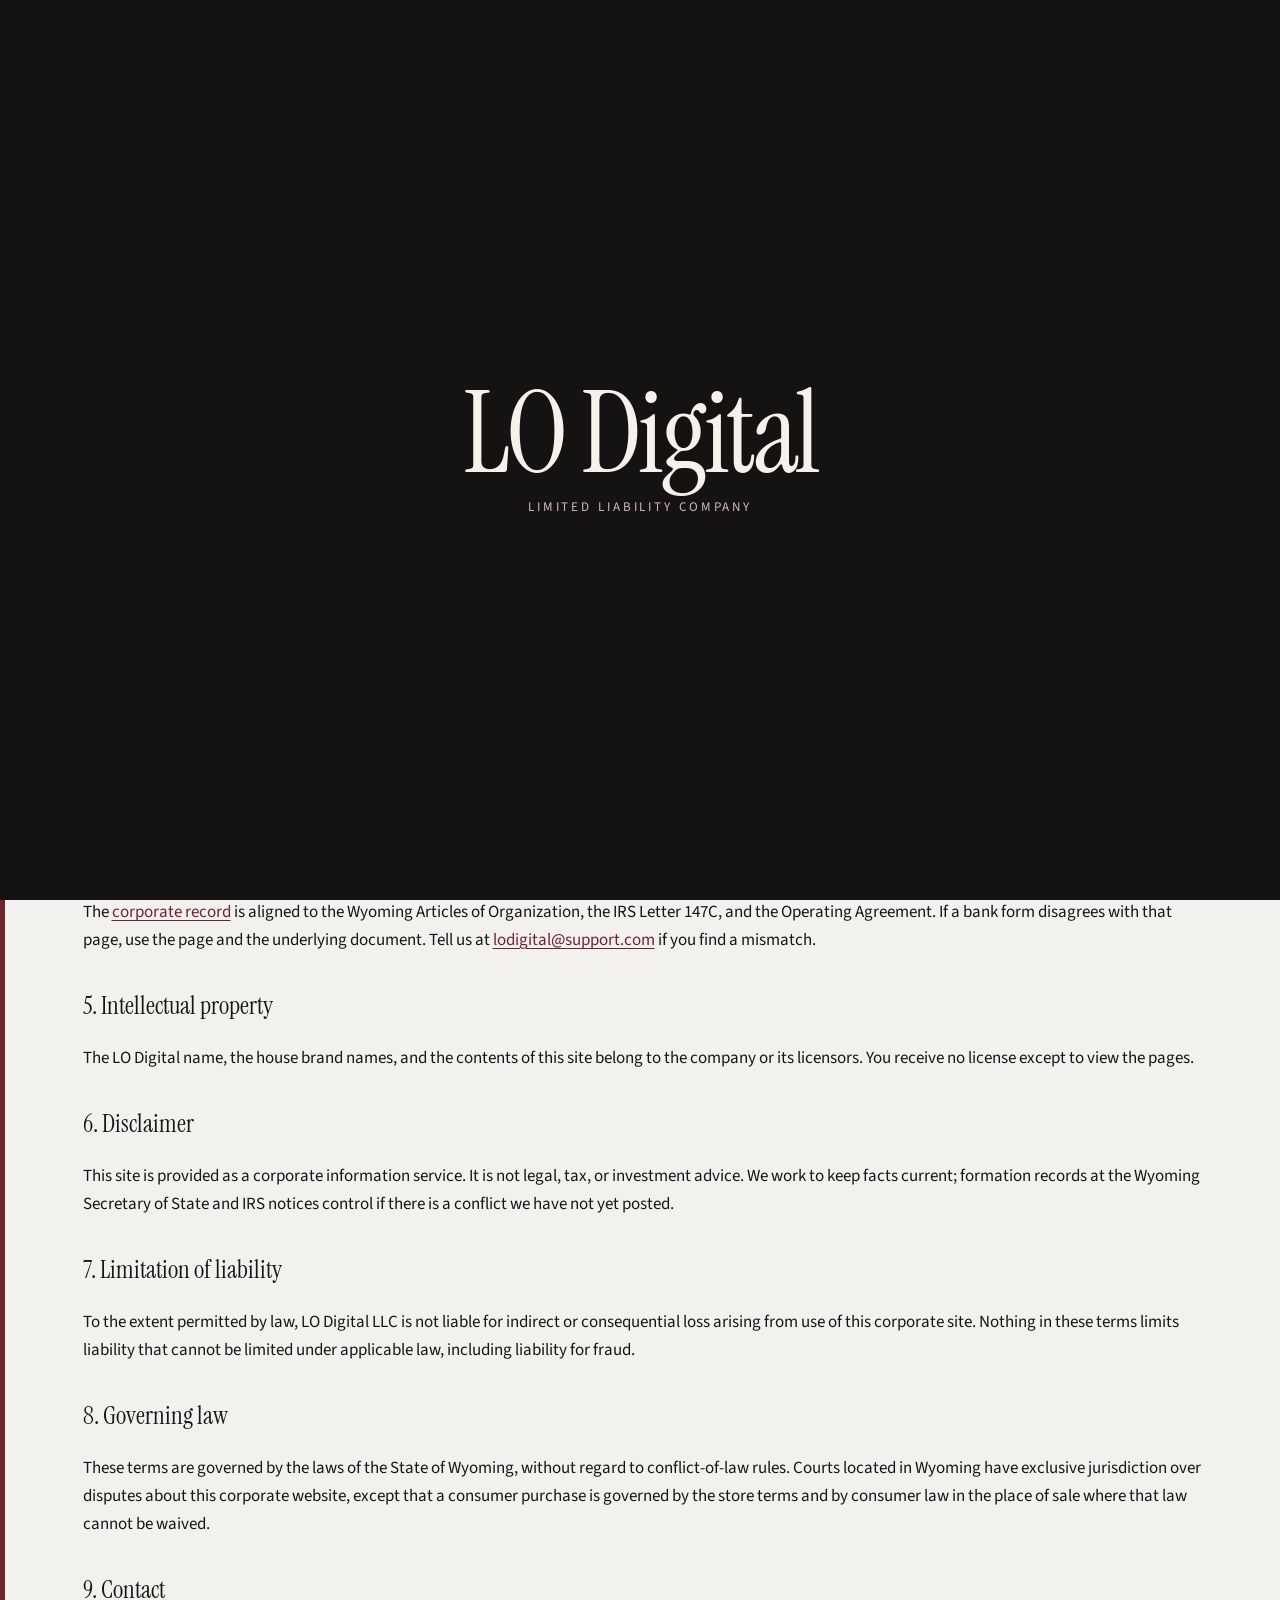
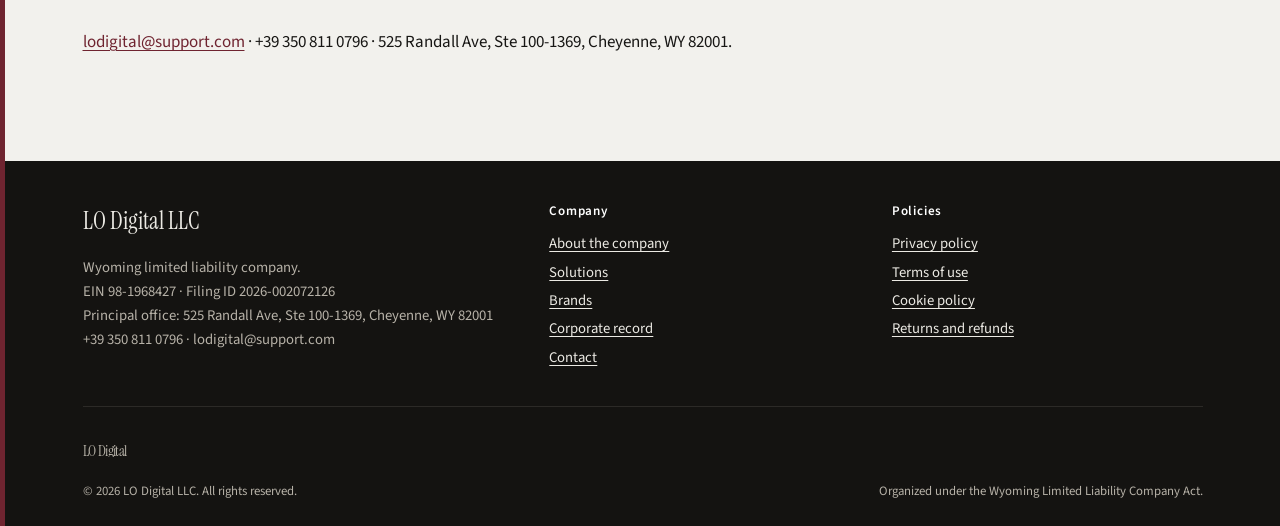
<file: terms.html>
<!DOCTYPE html>
<html lang="en">
<head>
  <meta charset="utf-8">
  <meta name="viewport" content="width=device-width, initial-scale=1">
  <title>Terms of use | LO Digital LLC</title>
  <meta name="description" content="Terms of use for the corporate website of LO Digital LLC.">
  <link rel="icon" href="assets/favicon.svg" type="image/svg+xml">
  <link rel="stylesheet" href="css/styles.css">
  <script>
    document.documentElement.classList.add("js");
    try { if (!sessionStorage.getItem("lo-intro")) document.documentElement.classList.add("await-intro"); } catch (e) {}
  </script>

</head>
<body>
  <div class="curtain" aria-hidden="true"><p>LO Digital</p><span>Limited Liability Company</span></div>
  <a class="skip" href="#main">Skip to content</a>
  <header class="mast">
    <div class="mast-legal">
      <div class="wrap">
        <span>LO Digital LLC · Wyoming, United States · EIN 98-1968427</span>
        <span>Filing ID 2026-002072126</span>
      </div>
    </div>
    <div class="wrap mast-row">
      <a class="brand" href="index.html">
        <img src="assets/mark.svg" alt="">
        <span class="brand-name">
          <strong>LO Digital</strong>
          <span>LIMITED LIABILITY COMPANY</span>
        </span>
      </a>
      <input class="nav-toggle" type="checkbox" id="nav-toggle">
      <label class="nav-burger" for="nav-toggle">Menu</label>
      <nav class="nav" aria-label="Primary">
        <a href="index.html">Home</a>
        <a href="company.html">Company</a>
        <a href="solutions.html">Solutions</a>
        <a href="brands.html">Brands</a>
        <a href="legal.html">Legal</a>
        <a href="contact.html">Contact</a>
      </nav>
    </div>
  </header>

  <main id="main" class="policy">
    <div class="wrap">
      <h1>Terms of use</h1>
      <p class="meta">Effective September 9, 2026 · LO Digital LLC</p>

      <p>These terms govern the corporate website of LO Digital LLC. They do not replace the checkout terms of an individual store. If you buy clothing, the store’s order terms and the <a href="returns.html">returns policy</a> also apply.</p>

      <h2>1. The company</h2>
      <p>This site is published by LO Digital LLC, a Wyoming limited liability company, EIN 98-1968427, principal office 525 Randall Ave, Ste 100-1369, Cheyenne, WY 82001. Store brands such as PunkStore, FreelexStore, and CardoStore are businesses of the company. They are not separate legal entities unless we say otherwise in writing.</p>

      <h2>2. What this site is for</h2>
      <p>This website describes the company, its stores, and its legal details. It is not a shop. Product prices, stock, and checkout are on the store sites.</p>

      <h2>3. Acceptable use</h2>
      <p>You may read and share public pages with attribution. You may not scrape the site in a way that burdens our servers, attempt to break security, or use company marks to imply a partnership that does not exist.</p>

      <h2>4. Accuracy of corporate facts</h2>
      <p>The <a href="legal.html">corporate record</a> is aligned to the Wyoming Articles of Organization, the IRS Letter 147C, and the Operating Agreement. If a bank form disagrees with that page, use the page and the underlying document. Tell us at <a href="mailto:lodigital@support.com">lodigital@support.com</a> if you find a mismatch.</p>

      <h2>5. Intellectual property</h2>
      <p>The LO Digital name, the house brand names, and the contents of this site belong to the company or its licensors. You receive no license except to view the pages.</p>

      <h2>6. Disclaimer</h2>
      <p>This site is provided as a corporate information service. It is not legal, tax, or investment advice. We work to keep facts current; formation records at the Wyoming Secretary of State and IRS notices control if there is a conflict we have not yet posted.</p>

      <h2>7. Limitation of liability</h2>
      <p>To the extent permitted by law, LO Digital LLC is not liable for indirect or consequential loss arising from use of this corporate site. Nothing in these terms limits liability that cannot be limited under applicable law, including liability for fraud.</p>

      <h2>8. Governing law</h2>
      <p>These terms are governed by the laws of the State of Wyoming, without regard to conflict-of-law rules. Courts located in Wyoming have exclusive jurisdiction over disputes about this corporate website, except that a consumer purchase is governed by the store terms and by consumer law in the place of sale where that law cannot be waived.</p>

      <h2>9. Contact</h2>
      <p><a href="mailto:lodigital@support.com">lodigital@support.com</a> · +39 350 811 0796 · 525 Randall Ave, Ste 100-1369, Cheyenne, WY 82001.</p>
    </div>
  </main>

  <footer class="foot">
    <div class="wrap">
      <div class="foot-grid">
        <div>
          <h2>LO Digital LLC</h2>
          <p>Wyoming limited liability company.<br>EIN 98-1968427 · Filing ID 2026-002072126<br>Principal office: 525 Randall Ave, Ste 100-1369, Cheyenne, WY 82001<br>+39 350 811 0796 · lodigital@support.com</p>
        </div>
        <div>
          <h3>Company</h3>
          <ul>
            <li><a href="company.html">About the company</a></li>
            <li><a href="solutions.html">Solutions</a></li>
            <li><a href="brands.html">Brands</a></li>
            <li><a href="legal.html">Corporate record</a></li>
            <li><a href="contact.html">Contact</a></li>
          </ul>
        </div>
        <div>
          <h3>Policies</h3>
          <ul>
            <li><a href="privacy.html">Privacy policy</a></li>
            <li><a href="terms.html">Terms of use</a></li>
            <li><a href="cookies.html">Cookie policy</a></li>
            <li><a href="returns.html">Returns and refunds</a></li>
          </ul>
        </div>
      </div>
      <p class="foot-mark" aria-hidden="true">LO Digital</p>
      <div class="foot-legal">
        <span>© 2026 LO Digital LLC. All rights reserved.</span>
        <span>Organized under the Wyoming Limited Liability Company Act.</span>
      </div>
    </div>
  </footer>
  <script src="js/main.js"></script>
</body>
</html>
</file>
<file: css/styles.css>
@import url("https://fonts.googleapis.com/css2?family=Instrument+Serif:ital@0;1&family=Source+Sans+3:ital,wght@0,400;0,500;0,600;0,700;1,400&display=swap");

:root {
  --bond: #f2f1ed;
  --panel: #fffefb;
  --ink: #171614;
  --mute: #5f5b54;
  --rule: #c9c4ba;
  --wine: #6f2430;
  --wine-deep: #4c1520;
  --wine-soft: #f4e8ea;
  --gold: #8f7848;
  --footer: #141311;
  --footer-mute: #b7b2a8;
  --focus: #6f2430;
  --max: 1120px;
  --pad: clamp(1.25rem, 4vw, 3.25rem);
  --serif: "Instrument Serif", "Times New Roman", serif;
  --sans: "Source Sans 3", "Segoe UI", sans-serif;
}

*,
*::before,
*::after {
  box-sizing: border-box;
}

html {
  scroll-behavior: smooth;
}

html,
body {
  margin: 0;
  padding: 0;
}

body {
  font-family: var(--sans);
  font-size: 1.0625rem;
  line-height: 1.65;
  color: var(--ink);
  background: var(--bond);
  min-height: 100vh;
  border-left: 5px solid var(--wine);
  position: relative;
}

body::before {
  content: "";
  pointer-events: none;
  position: fixed;
  inset: 0;
  z-index: 80;
  opacity: 0.045;
  background-image: url("data:image/svg+xml,%3Csvg xmlns='http://www.w3.org/2000/svg' width='180' height='180'%3E%3Cfilter id='n'%3E%3CfeTurbulence type='fractalNoise' baseFrequency='.85' numOctaves='4' stitchTiles='stitch'/%3E%3C/filter%3E%3Crect width='180' height='180' filter='url(%23n)' opacity='.55'/%3E%3C/svg%3E");
}

img,
svg {
  max-width: 100%;
  display: block;
}

a {
  color: var(--wine);
  text-underline-offset: 0.18em;
}

a:hover {
  color: var(--wine-deep);
}

:focus-visible {
  outline: 2px solid var(--focus);
  outline-offset: 3px;
}

.skip {
  position: absolute;
  left: -999px;
  top: 0;
  background: var(--wine);
  color: #fff;
  padding: 0.5rem 0.8rem;
  z-index: 100;
}

.skip:focus {
  left: 0.5rem;
  top: 0.5rem;
}

.wrap {
  width: min(var(--max), calc(100% - var(--pad) * 2));
  margin-inline: auto;
}

/* Header */
.mast {
  background: rgba(255, 254, 251, 0.86);
  border-bottom: 1px solid var(--rule);
  position: sticky;
  top: 0;
  z-index: 50;
  backdrop-filter: blur(14px);
  -webkit-backdrop-filter: blur(14px);
}

.mast-legal {
  font-size: 0.78rem;
  letter-spacing: 0.02em;
  color: var(--mute);
  padding: 0.45rem 0;
  border-bottom: 1px solid var(--rule);
}

.mast-legal .wrap {
  display: flex;
  justify-content: space-between;
  gap: 1rem;
  flex-wrap: wrap;
}

.mast-row {
  display: flex;
  align-items: center;
  justify-content: space-between;
  gap: 1.5rem;
  padding: 1.05rem 0;
}

.brand {
  display: flex;
  align-items: center;
  gap: 0.85rem;
  text-decoration: none;
  color: var(--ink);
}

.brand img {
  width: 42px;
  height: 42px;
}

.brand-name {
  display: flex;
  flex-direction: column;
  line-height: 1.05;
}

.brand-name strong {
  font-family: var(--serif);
  font-size: 1.45rem;
  font-weight: 400;
  letter-spacing: 0.01em;
}

.brand-name span {
  font-size: 0.72rem;
  color: var(--mute);
  letter-spacing: 0.08em;
  margin-top: 0.15rem;
}

.nav-toggle {
  position: absolute;
  opacity: 0;
  pointer-events: none;
}

.nav-burger {
  display: none;
  font-size: 0.85rem;
  border: 1px solid var(--rule);
  padding: 0.4rem 0.7rem;
  background: var(--panel);
  cursor: pointer;
}

.nav {
  display: flex;
  gap: 1.35rem;
  align-items: center;
}

.nav a {
  text-decoration: none;
  color: var(--ink);
  font-size: 0.95rem;
  font-weight: 500;
  position: relative;
  transition: color 0.25s ease;
}

.nav a::after {
  content: "";
  position: absolute;
  left: 0;
  right: 0;
  bottom: -4px;
  height: 1px;
  background: var(--wine);
  transform: scaleX(0);
  transform-origin: left;
  transition: transform 0.35s ease;
}

.nav a:hover::after,
.nav a[aria-current="page"]::after {
  transform: scaleX(1);
}

.nav a:hover,
.nav a[aria-current="page"] {
  color: var(--wine);
}

.nav a[aria-current="page"] {
  box-shadow: inset 0 -2px 0 var(--wine);
}

/* Hero */
.hero {
  padding: 5.5rem 0 4rem;
}

.hero-grid {
  display: grid;
  grid-template-columns: minmax(0, 1fr) 240px;
  gap: 3rem;
  align-items: center;
}

.stamp {
  position: relative;
  width: 240px;
  height: 240px;
  margin-left: auto;
  flex-shrink: 0;
}

.stamp svg {
  width: 100%;
  height: 100%;
  animation: stamp-spin 28s linear infinite;
}

.stamp-ring {
  fill: none;
  stroke: var(--wine);
  stroke-width: 1.25;
}

.stamp-ring.inner {
  stroke-width: 0.75;
}

.stamp-text {
  fill: var(--wine);
  font-family: var(--sans);
  font-size: 10.5px;
  font-weight: 600;
  letter-spacing: 1.6px;
}

.stamp-core {
  position: absolute;
  inset: 0;
  display: grid;
  place-items: center;
  font-family: var(--serif);
  font-size: 2.6rem;
  color: var(--wine);
  letter-spacing: -0.03em;
  pointer-events: none;
}

@keyframes stamp-spin {
  to {
    transform: rotate(360deg);
  }
}

.hero h1 {
  font-family: var(--serif);
  font-size: clamp(2.35rem, 5.2vw, 4.1rem);
  font-weight: 400;
  line-height: 1.12;
  letter-spacing: -0.02em;
  max-width: 18ch;
  margin: 0 0 1.25rem;
  animation: title-in 1.15s cubic-bezier(0.22, 1, 0.36, 1) both;
}

.hero .lede {
  max-width: 46rem;
  font-size: 1.18rem;
  color: var(--mute);
  margin: 0 0 2rem;
}

.hero-actions {
  display: flex;
  gap: 0.8rem;
  flex-wrap: wrap;
}

.btn {
  display: inline-flex;
  align-items: center;
  justify-content: center;
  text-decoration: none;
  border: 1px solid var(--wine);
  padding: 0.7rem 1.15rem;
  font-weight: 600;
  font-size: 0.95rem;
  font-family: var(--sans);
  cursor: pointer;
  background: var(--wine);
  color: #fff;
  transition: background 0.25s ease, transform 0.25s ease, border-color 0.25s ease;
}

.btn:hover {
  background: var(--wine-deep);
  color: #fff;
  transform: translateY(-1px);
}

.btn.ghost {
  background: transparent;
  color: var(--ink);
  border-color: var(--rule);
}

.btn.ghost:hover {
  border-color: var(--ink);
  color: var(--ink);
}

/* Ledger */
.ledger {
  background: var(--panel);
  border: 1px solid var(--rule);
  margin: 0 0 4rem;
}

.ledger-head {
  display: flex;
  justify-content: space-between;
  gap: 1rem;
  padding: 1rem 1.25rem;
  border-bottom: 1px solid var(--rule);
  font-size: 0.85rem;
  color: var(--mute);
}

.ledger-head b {
  color: var(--ink);
  font-weight: 600;
}

.ledger-grid {
  display: grid;
  grid-template-columns: repeat(3, 1fr);
}

.ledger-grid div {
  padding: 1.15rem 1.25rem;
  border-right: 1px solid var(--rule);
  border-bottom: 1px solid var(--rule);
}

.ledger-grid div:nth-child(3n) {
  border-right: none;
}

.ledger-grid dt {
  font-size: 0.78rem;
  color: var(--mute);
  margin: 0 0 0.25rem;
}

.ledger-grid dd {
  margin: 0;
  font-weight: 600;
  line-height: 1.35;
}

/* Sections */
.section {
  padding: 0 0 4.25rem;
}

.section h2 {
  font-family: var(--serif);
  font-size: clamp(1.8rem, 3vw, 2.5rem);
  font-weight: 400;
  line-height: 1.2;
  margin: 0 0 0.85rem;
}

.section .intro {
  max-width: 42rem;
  color: var(--mute);
  margin: 0 0 1.75rem;
}

.split {
  display: grid;
  grid-template-columns: 1fr 1fr;
  gap: 3rem;
  align-items: start;
}

.prose p {
  margin: 0 0 1rem;
}

.prose p:last-child {
  margin-bottom: 0;
}

.kicker {
  color: var(--wine);
  font-weight: 600;
  font-size: 0.92rem;
  margin: 0 0 0.4rem;
}

/* Solutions */
.solutions {
  display: grid;
  grid-template-columns: 1fr 1fr;
  gap: 0;
  border-top: 1px solid var(--rule);
}

.solutions article {
  padding: 1.5rem 1.4rem 1.5rem 0;
  border-bottom: 1px solid var(--rule);
}

.solutions article:nth-child(odd) {
  padding-right: 2rem;
  border-right: 1px solid var(--rule);
}

.solutions article:nth-child(even) {
  padding-left: 2rem;
}

.solutions h3 {
  font-family: var(--serif);
  font-size: 1.45rem;
  font-weight: 400;
  margin: 0 0 0.45rem;
}

.solutions p {
  margin: 0;
  color: var(--mute);
}

/* Brands */
.brand-row {
  display: grid;
  grid-template-columns: minmax(240px, 320px) 1fr;
  gap: 2rem;
  padding: 1.75rem 0;
  border-top: 1px solid var(--rule);
}

.brand-row:last-of-type {
  border-bottom: 1px solid var(--rule);
}

.brand-plate {
  min-height: 160px;
  display: flex;
  align-items: flex-end;
  padding: 1.1rem 1.15rem;
  color: #fff;
  font-family: var(--serif);
  font-size: 1.55rem;
  position: relative;
  overflow: hidden;
  transition: transform 0.45s ease, letter-spacing 0.45s ease;
}

.brand-plate:hover {
  transform: scale(1.03);
  letter-spacing: 0.04em;
}

.brand-plate.punk {
  background: #1a1a1a;
}

.brand-plate.freelex {
  background: #3f4a3a;
}

.brand-plate.cardo {
  background: #243044;
}

.brand-copy h3 {
  margin: 0 0 0.4rem;
  font-size: 1.2rem;
}

.brand-copy p {
  margin: 0;
  color: var(--mute);
}

.more-stores {
  margin-top: 1.5rem;
  padding: 1.25rem 0 0;
  color: var(--mute);
}

/* Presence */
.presence {
  display: grid;
  grid-template-columns: repeat(4, 1fr);
  gap: 1px;
  background: var(--rule);
  border: 1px solid var(--rule);
}

.presence div {
  background: var(--panel);
  padding: 1.15rem 1.1rem;
}

.presence strong {
  display: block;
  font-family: var(--serif);
  font-size: 1.65rem;
  font-weight: 400;
  line-height: 1.1;
}

.presence span {
  color: var(--mute);
  font-size: 0.9rem;
}

/* Legal extract */
.extract {
  background: var(--panel);
  border: 1px solid var(--rule);
}

.extract-banner {
  background: var(--wine);
  color: #fff;
  padding: 0.85rem 1.25rem;
  font-size: 0.9rem;
  display: flex;
  justify-content: space-between;
  gap: 1rem;
  flex-wrap: wrap;
}

.extract table {
  width: 100%;
  border-collapse: collapse;
}

.extract th,
.extract td {
  text-align: left;
  vertical-align: top;
  padding: 0.85rem 1.25rem;
  border-bottom: 1px solid var(--rule);
}

.extract th {
  width: 32%;
  font-weight: 600;
  color: var(--mute);
  font-size: 0.88rem;
}

.extract td {
  font-weight: 500;
}

.note {
  font-size: 0.92rem;
  color: var(--mute);
  margin: 1rem 0 0;
}

.callout {
  background: var(--wine-soft);
  border-left: 3px solid var(--wine);
  padding: 1rem 1.15rem;
  margin: 1.25rem 0;
}

.callout p {
  margin: 0;
}

/* Contact */
.contact-grid {
  display: grid;
  grid-template-columns: 1fr 1.1fr;
  gap: 3rem;
}

.addr h3 {
  margin: 0 0 0.35rem;
  font-size: 1rem;
}

.addr p {
  margin: 0 0 1.25rem;
  color: var(--mute);
}

.addr a {
  color: var(--ink);
}

form {
  display: grid;
  gap: 0.85rem;
  background: var(--panel);
  border: 1px solid var(--rule);
  padding: 1.25rem;
}

label {
  display: grid;
  gap: 0.3rem;
  font-size: 0.9rem;
  font-weight: 600;
}

input,
select,
textarea {
  font: inherit;
  padding: 0.65rem 0.7rem;
  border: 1px solid var(--rule);
  background: #fff;
  color: var(--ink);
}

textarea {
  min-height: 8rem;
  resize: vertical;
}

.hp {
  position: absolute;
  left: -9999px;
}

.form-status {
  display: none;
  padding: 0.75rem 0.85rem;
  background: var(--wine-soft);
  border: 1px solid var(--wine);
}

.form-status.show {
  display: block;
}

/* Policy pages */
.policy {
  padding: 3.5rem 0 4.5rem;
}

.policy h1 {
  font-family: var(--serif);
  font-size: clamp(2rem, 4vw, 3rem);
  font-weight: 400;
  margin: 0 0 0.4rem;
}

.policy .meta {
  color: var(--mute);
  margin: 0 0 2rem;
}

.policy h2 {
  font-family: var(--serif);
  font-size: 1.55rem;
  font-weight: 400;
  margin: 2rem 0 0.6rem;
}

.policy h3 {
  font-size: 1.05rem;
  margin: 1.25rem 0 0.4rem;
}

.policy ul,
.policy ol {
  padding-left: 1.2rem;
}

.policy li {
  margin: 0.3rem 0;
}

/* Footer */
.foot {
  background: var(--footer);
  color: #eceae4;
  padding: 2.5rem 0 1.5rem;
  margin-top: 1rem;
}

.foot a {
  color: #eceae4;
}

.foot-grid {
  display: grid;
  grid-template-columns: 1.4fr 1fr 1fr;
  gap: 2rem;
  padding-bottom: 2rem;
  border-bottom: 1px solid #2c2a27;
}

.foot h2 {
  font-family: var(--serif);
  font-size: 1.5rem;
  font-weight: 400;
  margin: 0 0 0.5rem;
}

.foot p,
.foot li {
  color: var(--footer-mute);
  font-size: 0.92rem;
}

.foot ul {
  list-style: none;
  margin: 0;
  padding: 0;
}

.foot li {
  margin: 0.25rem 0;
}

.foot h3 {
  font-size: 0.82rem;
  letter-spacing: 0.06em;
  margin: 0 0 0.6rem;
  color: #fff;
  font-weight: 600;
}

.foot-legal {
  display: flex;
  justify-content: space-between;
  gap: 1rem;
  flex-wrap: wrap;
  padding-top: 1.1rem;
  font-size: 0.8rem;
  color: var(--footer-mute);
}

.foot-mark {
  margin: 2.4rem 0 0.4rem;
  font-family: var(--serif);
  font-size: clamp(3.4rem, 14vw, 11rem);
  line-height: 0.82;
  letter-spacing: -0.04em;
  color: #eceae4;
  overflow: hidden;
  white-space: nowrap;
}

.curtain {
  display: none;
}

html.await-intro,
html.await-intro body {
  overflow: hidden;
}

html.await-intro .curtain {
  display: flex;
  flex-direction: column;
  align-items: center;
  justify-content: center;
  position: fixed;
  inset: 0;
  z-index: 200;
  background: #141311;
  color: #f6f1ea;
  text-align: center;
}

.curtain p {
  font-family: var(--serif);
  font-size: clamp(3rem, 9vw, 7.5rem);
  line-height: 0.9;
  letter-spacing: -0.03em;
  margin: 0 0 0.7rem;
  animation: title-in 0.9s cubic-bezier(0.22, 1, 0.36, 1) both;
}

.curtain span {
  font-size: 0.82rem;
  letter-spacing: 0.22em;
  text-transform: uppercase;
  color: #d7b4ba;
  animation: title-in 0.9s 0.15s cubic-bezier(0.22, 1, 0.36, 1) both;
}

html.intro-out .curtain {
  transform: translateY(-100%);
  transition: transform 0.85s cubic-bezier(0.76, 0, 0.24, 1);
}

@media print {
  .curtain,
  .mast,
  .marquee,
  .scroll-progress,
  .cursor,
  .cursor-dot,
  .click-pop,
  .nav-burger,
  .hero-actions,
  .cta-band,
  .foot-grid,
  .foot-mark,
  .skip {
    display: none !important;
  }

  body {
    background: #fff;
    color: #000;
    border-left: none;
    font-size: 11pt;
  }

  .extract {
    border: 1px solid #000;
  }

  .extract-banner {
    background: #000 !important;
    color: #fff !important;
    -webkit-print-color-adjust: exact;
    print-color-adjust: exact;
  }

  .page-hero h1 {
    font-size: 22pt;
  }

  .foot-legal {
    color: #000;
  }

  a {
    color: #000;
    text-decoration: none;
  }
}

.page-hero {
  padding: 3.25rem 0 1.5rem;
}

.page-hero h1 {
  font-family: var(--serif);
  font-size: clamp(2.1rem, 4.4vw, 3.4rem);
  font-weight: 400;
  line-height: 1.12;
  margin: 0 0 0.75rem;
  max-width: 18ch;
}

.page-hero p {
  max-width: 40rem;
  color: var(--mute);
  margin: 0;
}

.cta-band {
  background: var(--panel);
  border-top: 1px solid var(--rule);
  border-bottom: 1px solid var(--rule);
  padding: 2.4rem 0;
  margin-bottom: 0;
}

.cta-band .wrap {
  display: flex;
  justify-content: space-between;
  gap: 1.5rem;
  align-items: center;
}

.cta-band h2 {
  font-family: var(--serif);
  font-size: 2rem;
  font-weight: 400;
  margin: 0 0 0.3rem;
}

.cta-band p {
  margin: 0;
  color: var(--mute);
}

@media (max-width: 900px) {
  .ledger-grid,
  .split,
  .solutions,
  .presence,
  .contact-grid,
  .foot-grid,
  .brand-row,
  .cta-band .wrap {
    grid-template-columns: 1fr;
    display: grid;
  }

  .solutions article:nth-child(odd),
  .solutions article:nth-child(even) {
    border-right: none;
    padding-left: 0;
    padding-right: 0;
  }

  .nav-burger {
    display: inline-block;
  }

  .nav {
    display: none;
    position: absolute;
    left: 5px;
    right: 0;
    top: 108px;
    background: var(--panel);
    border-bottom: 1px solid var(--rule);
    flex-direction: column;
    align-items: flex-start;
    padding: 1rem var(--pad) 1.2rem;
    z-index: 20;
    gap: 0.85rem;
  }

  .nav-toggle:checked ~ .nav {
    display: flex;
  }

  .mast-row {
    position: relative;
  }

  .ledger-grid div:nth-child(3n) {
    border-right: none;
  }

  .ledger-grid div {
    border-right: none;
  }
}

.statement {
  background: var(--footer);
  color: #f6f1ea;
  margin: 0;
  padding: 5.5rem 0;
}

.statement .kicker {
  color: #d7b4ba;
}

.statement-inner {
  position: relative;
  z-index: 1;
}

.statement blockquote {
  font-family: var(--serif);
  font-size: clamp(1.8rem, 3.6vw, 3.1rem);
  font-style: italic;
  font-weight: 400;
  line-height: 1.18;
  max-width: 18ch;
  margin: 0;
}

.steps {
  list-style: none;
  margin: 0;
  padding: 0;
  display: grid;
  grid-template-columns: repeat(4, 1fr);
  gap: 0;
  border-top: 1px solid var(--rule);
}

.steps li {
  padding: 1.5rem 1.3rem 1.6rem 0;
  border-bottom: 1px solid var(--rule);
  padding-right: 1.5rem;
  border-right: 1px solid var(--rule);
}

.steps li:last-child {
  border-right: none;
}

.steps b {
  display: block;
  font-family: var(--serif);
  font-size: 1.85rem;
  font-weight: 400;
  color: var(--wine);
  margin-bottom: 0.55rem;
}

.steps p {
  margin: 0;
  color: var(--mute);
}

.atlas {
  display: grid;
  grid-template-columns: repeat(3, 1fr);
  gap: 1px;
  background: var(--rule);
  border: 1px solid var(--rule);
}

.atlas article {
  background: var(--panel);
  padding: 1.6rem 1.3rem 1.7rem;
  min-height: 11rem;
}

.atlas h3 {
  font-family: var(--serif);
  font-size: 1.55rem;
  font-weight: 400;
  margin: 0 0 0.45rem;
}

.atlas p {
  margin: 0;
  color: var(--mute);
}

.timeline {
  list-style: none;
  margin: 0;
  padding: 0;
  border-top: 1px solid var(--rule);
}

.timeline li {
  display: grid;
  grid-template-columns: 11rem 1fr;
  gap: 1.5rem;
  padding: 1.35rem 0;
  border-bottom: 1px solid var(--rule);
}

.timeline time {
  font-family: var(--serif);
  font-size: 1.15rem;
}

.timeline p {
  margin: 0;
  color: var(--mute);
}

.js .reveal {
  opacity: 0;
  transform: translateY(18px);
}

.js .reveal.in {
  opacity: 1;
  transform: none;
  transition: opacity 0.85s ease, transform 0.85s ease;
}

@media (max-width: 900px) {
  .hero-grid,
  .steps,
  .atlas,
  .timeline li {
    grid-template-columns: 1fr;
  }

  .stamp {
    margin: 1.5rem auto 0;
    width: 180px;
    height: 180px;
  }

  .stamp-core {
    font-size: 2rem;
  }

  .steps li {
    border-right: none;
    padding-right: 0;
  }
}

.marquee {
  overflow: hidden;
  border-top: 1px solid var(--rule);
  border-bottom: 1px solid var(--rule);
  background: var(--panel);
  padding: 0.85rem 0;
  margin: 0 0 3.5rem;
}

.marquee-rev {
  background: var(--footer);
  border-color: #2c2a27;
  color: #eceae4;
}

.marquee:hover .marquee-track {
  animation-play-state: paused;
}

.marquee-track {
  display: flex;
  gap: 2.4rem;
  width: max-content;
  animation: ticker 32s linear infinite;
  font-family: var(--serif);
  font-size: 1.15rem;
}

.marquee-rev .marquee-track {
  animation-name: ticker-rev;
  animation-duration: 38s;
}

.marquee-track span::after {
  content: " · ";
  color: var(--wine);
  padding-left: 2.4rem;
}

.marquee-rev .marquee-track span::after {
  color: #d7b4ba;
}

.scroll-progress {
  position: fixed;
  left: 0;
  top: 0;
  width: 5px;
  height: 0%;
  background: var(--gold);
  z-index: 90;
  pointer-events: none;
}

.cursor,
.cursor-dot {
  display: none;
}

@media (pointer: fine) {
  html.has-cursor,
  html.has-cursor body,
  html.has-cursor a,
  html.has-cursor button,
  html.has-cursor label {
    cursor: none;
  }

  html.has-cursor input,
  html.has-cursor textarea,
  html.has-cursor select {
    cursor: text;
  }

  .cursor,
  .cursor-dot {
    display: block;
    position: fixed;
    top: 0;
    left: 0;
    pointer-events: none;
    z-index: 100;
    border-radius: 50%;
    transform: translate(-50%, -50%);
  }

  .cursor {
    width: 36px;
    height: 36px;
    border: 1px solid var(--wine);
    transition: width 0.25s ease, height 0.25s ease, background 0.25s ease, border-color 0.25s ease;
  }

  .cursor.on {
    width: 56px;
    height: 56px;
    background: rgba(111, 36, 48, 0.12);
  }

  .cursor-dot {
    width: 6px;
    height: 6px;
    background: var(--wine);
  }
}

.click-pop {
  position: fixed;
  width: 12px;
  height: 12px;
  border: 1px solid var(--wine);
  border-radius: 50%;
  pointer-events: none;
  z-index: 99;
  transform: translate(-50%, -50%) scale(0.4);
  animation: pop 0.55s ease-out forwards;
}

body.leaving {
  opacity: 0;
  transform: translateY(12px);
  transition: opacity 0.38s ease, transform 0.38s ease;
}

.ledger-grid div {
  transition: background 0.3s ease, transform 0.3s ease;
}

.ledger-grid div:hover {
  background: var(--wine-soft);
  transform: translateY(-2px);
}

.solutions article,
.atlas article,
.steps li,
.timeline li {
  transition: transform 0.35s ease, background 0.35s ease;
}

.solutions article:hover,
.atlas article:hover,
.steps li:hover {
  transform: translateY(-4px);
}

@keyframes title-in {
  from {
    opacity: 0;
    transform: translateY(28px);
    filter: blur(6px);
  }
  to {
    opacity: 1;
    transform: none;
    filter: none;
  }
}

@keyframes ticker {
  from {
    transform: translateX(0);
  }
  to {
    transform: translateX(-50%);
  }
}

@keyframes ticker-rev {
  from {
    transform: translateX(-50%);
  }
  to {
    transform: translateX(0);
  }
}

@keyframes pop {
  to {
    transform: translate(-50%, -50%) scale(6);
    opacity: 0;
  }
}

@media (prefers-reduced-motion: reduce) {
  html {
    scroll-behavior: auto;
  }

  .reveal,
  .hero h1,
  .marquee-track,
  .stamp svg {
    animation: none !important;
    opacity: 1;
    transform: none;
  }

  .btn:hover,
  .brand-plate:hover,
  .ledger-grid div:hover,
  .solutions article:hover,
  .atlas article:hover,
  .steps li:hover {
    transform: none;
  }

  .cursor,
  .cursor-dot,
  .click-pop,
  .curtain {
    display: none !important;
  }

  html.await-intro,
  html.await-intro body {
    overflow: auto;
  }

  body.leaving {
    opacity: 1;
    transform: none;
    transition: none;
  }
}
</file>
